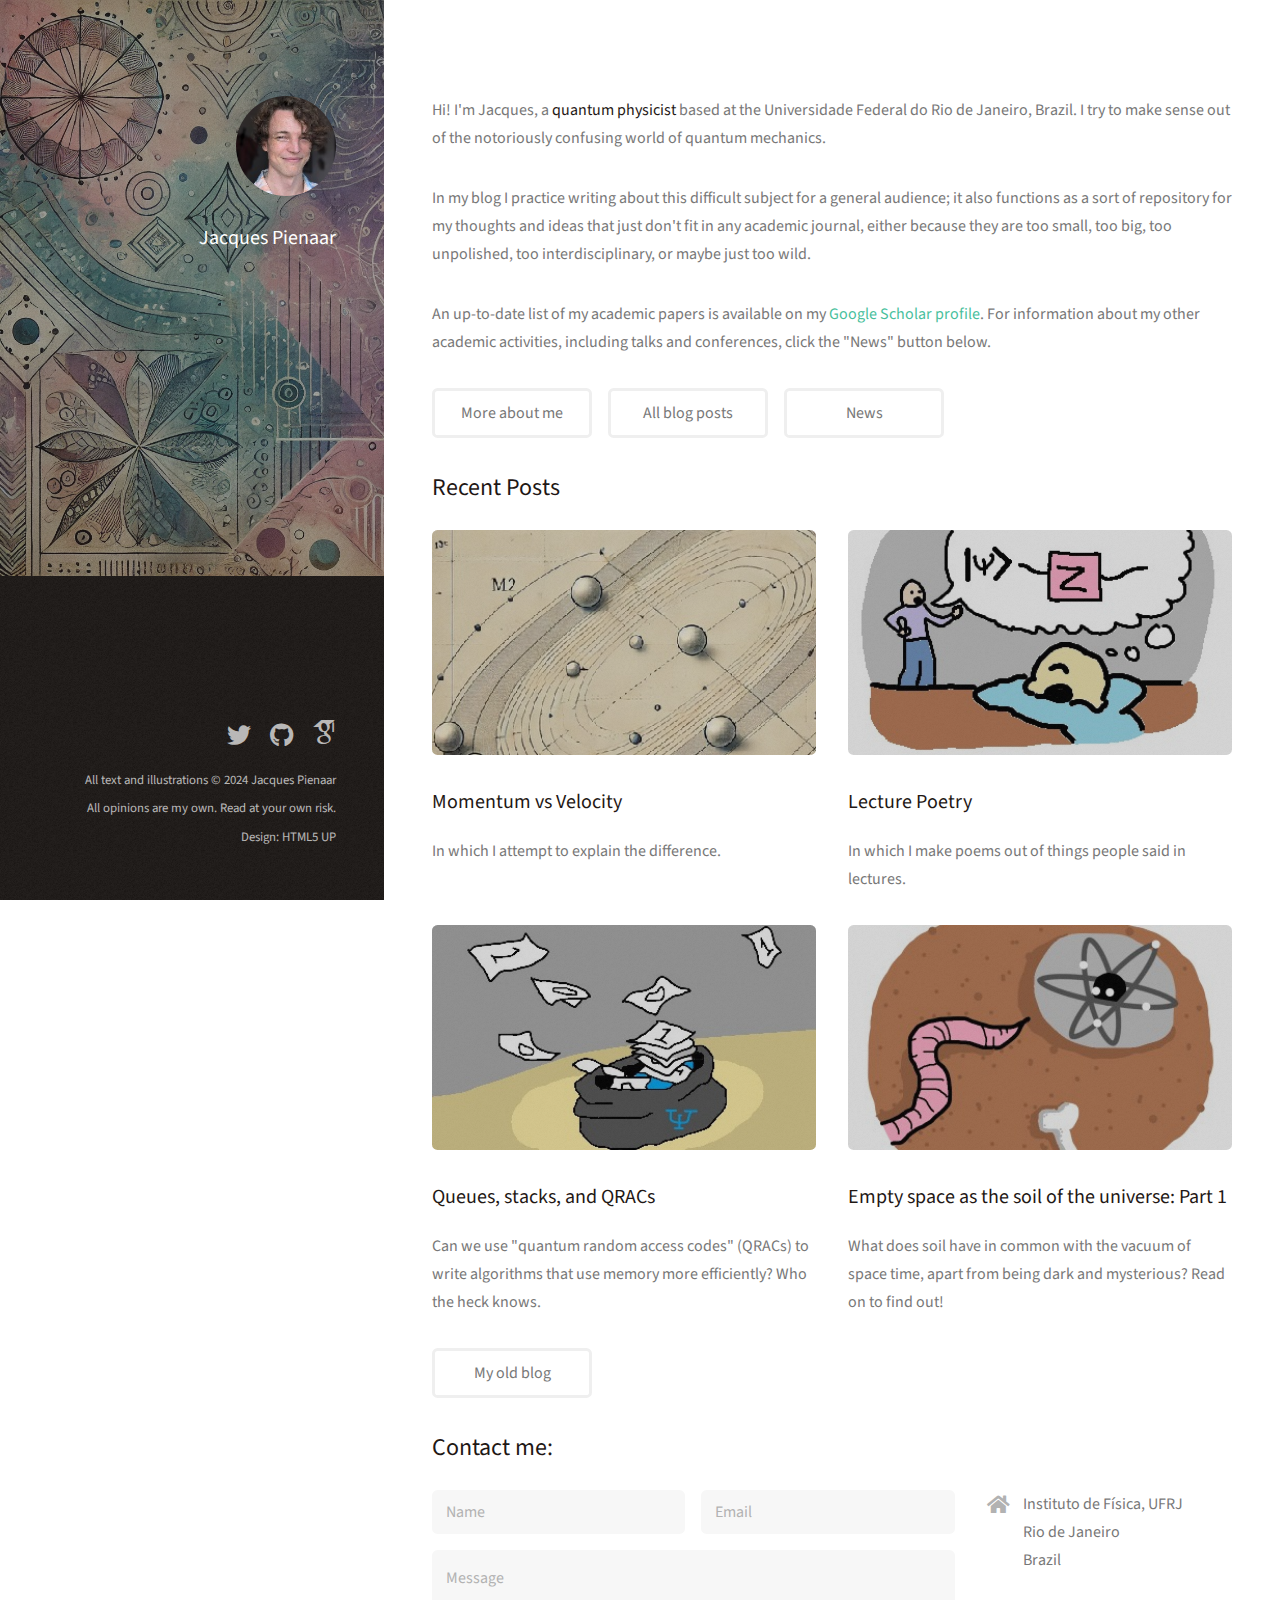
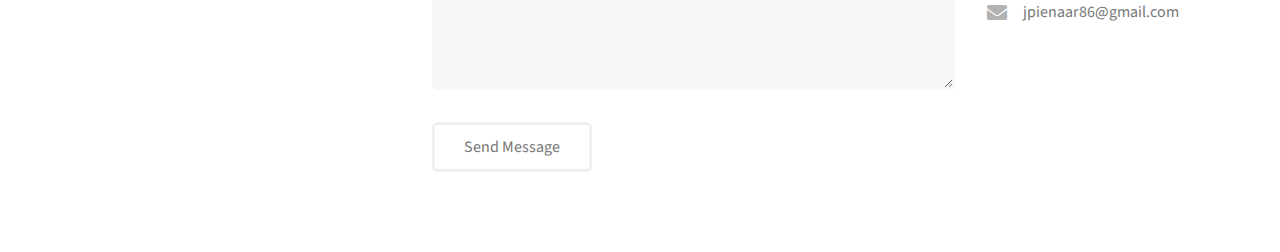
<file: index.html>
<!DOCTYPE HTML>
<!--
	Strata by HTML5 UP
	html5up.net | @ajlkn
	Free for personal and commercial use under the CCA 3.0 license (html5up.net/license)
-->
<html>
	<head>
		<title>Jacques Pienaar</title>
		<meta charset="utf-8" />
		<meta name="viewport" content="width=device-width, initial-scale=1, user-scalable=no" />
		<link rel="stylesheet" href="assets/css/main.css" />
		<link rel="stylesheet" href="assets/academicons/css/academicons.min.css"/>
	</head>
	<body class="is-preload">

		<!-- Header -->
			<header id="header">
				<div class="inner">
					<a href="#" class="image avatar"><img src="images/avatar.jpg" alt="" /></a>
					<h1><strong>Jacques Pienaar</strong>
					</h1>
				</div>
			</header>

		<!-- Main -->
			<div id="main">

				<!-- One -->
					<section id="one">
						<p>Hi! I'm Jacques, a <strong>quantum physicist</strong> based at the Universidade Federal do Rio de Janeiro, Brazil. I try to make sense out of the notoriously confusing world of quantum mechanics.
						</p>
						<p> In my blog I practice writing about this difficult subject for a general audience; it also functions as a sort of repository for my thoughts and ideas that just don't fit in any academic journal, either because they are too small, too big, too unpolished, too interdisciplinary, or maybe just too wild. 
						</p>
						<p>
						An up-to-date list of my academic papers is available on my <a href="https://scholar.google.com/citations?hl=en&user=pPk_LZQAAAAJ&view_op=list_works&sortby=pubdate">Google Scholar profile</a>. For information about my other academic activities, including talks and conferences, click the "News" button below.
						</p>
						<ul class="actions">
							<li><a href="about.html" class="button">More about me</a></li>
							<li><a href="allposts.html" class="button">All blog posts</a></li>
							<li><a href="news.html" class="button">News</a></li>
						</ul>
						

				<!-- Two -->
				    
					<section id="two">
						<h2>Recent Posts</h2>
						<div class="row">
							<article class="col-6 col-12-xsmall">
								<a href="post5.html" class="image fit thumb"><img src="images/thumbs/05.jpg" alt="" /></a>
								<h3>Momentum vs Velocity</h3>
								<p> In which I attempt to explain the difference. </p>
							</article>
							<article class="col-6 col-12-xsmall">
								<a href="post4.html" class="image fit thumb"><img src="images/thumbs/04.jpg" alt="" /></a>
								<h3>Lecture Poetry</h3>
								<p> In which I make poems out of things people said in lectures.</p>
							</article>
							<article class="col-6 col-12-xsmall">
								<a href="post3.html" class="image fit thumb"><img src="images/thumbs/03.jpg" alt="" /></a>
								<h3>Queues, stacks, and QRACs</h3>
								<p> Can we use "quantum random access codes" (QRACs) to write algorithms that use memory more efficiently? Who the heck knows.</p>
							</article>
							<article class="col-6 col-12-xsmall">
								<a href="post2.html" class="image fit thumb"><img src="images/thumbs/02.jpg" alt="" /></a>
								<h3>Empty space as the soil of the universe: Part 1</h3>
								<p>What does soil have in common with the vacuum of space time, apart from being dark and mysterious? Read on to find out! </p>
							</article>
							<!--
							<article class="col-6 col-12-xsmall work-item">
								<a href="images/fulls/02.jpg" class="image fit thumb"><img src="images/thumbs/02.jpg" alt="" /></a>
								<h3>Ultricies lacinia interdum</h3>
								<p>Lorem ipsum dolor sit amet nisl sed nullam feugiat.</p>
							</article>
							<article class="col-6 col-12-xsmall work-item">
								<a href="images/fulls/03.jpg" class="image fit thumb"><img src="images/thumbs/03.jpg" alt="" /></a>
								<h3>Tortor metus commodo</h3>
								<p>Lorem ipsum dolor sit amet nisl sed nullam feugiat.</p>
							</article>
							<article class="col-6 col-12-xsmall work-item">
								<a href="images/fulls/04.jpg" class="image fit thumb"><img src="images/thumbs/04.jpg" alt="" /></a>
								<h3>Quam neque phasellus</h3>
								<p>Lorem ipsum dolor sit amet nisl sed nullam feugiat.</p>
							</article>
							<article class="col-6 col-12-xsmall work-item">
								<a href="images/fulls/05.jpg" class="image fit thumb"><img src="images/thumbs/05.jpg" alt="" /></a>
								<h3>Nunc enim commodo aliquet</h3>
								<p>Lorem ipsum dolor sit amet nisl sed nullam feugiat.</p>
							</article>
							<article class="col-6 col-12-xsmall work-item">
								<a href="images/fulls/06.jpg" class="image fit thumb"><img src="images/thumbs/06.jpg" alt="" /></a>
								<h3>Risus ornare lacinia</h3>
								<p>Lorem ipsum dolor sit amet nisl sed nullam feugiat.</p>
							</article>
							-->
						</div>
						
						<ul class="actions">
							<li><a href="https://pienaarspace.wordpress.com/about/" class="button">My old blog</a></li>
						</ul>
					</section>

				<!-- Three -->
					<section id="three">
						<h2>Contact me:</h2>
						<div class="row">
							<div class="col-8 col-12-small">
								<form id="form_contact" method="post" action="https://formspree.io/mnqgykej">
									<div class="row gtr-uniform gtr-50">
										<div class="col-6 col-12-xsmall"><input type="text" name="name" id="name" placeholder="Name" maxlength=30 /></div>
										<div class="col-6 col-12-xsmall"><input type="email" name="replyto" id="email" placeholder="Email" /></div>
										<div class="col-12"><textarea name="message" id="message" placeholder="Message" rows="4"></textarea></div>
									</div>
								</form>
								<form method="post" >
								<ul class="actions">
									<li><input type="submit" form="form_contact" value="Send Message"/>
									</li>
								</ul>
								</form>
							</div>
							<div class="col-4 col-12-small">
								<ul class="labeled-icons">
									<li>
										<h3 class="icon solid fa-home"><span class="label">Work</span></h3>
										Instituto de Física, UFRJ <br />
										Rio de Janeiro <br />
										Brazil
									</li>
									<!-- 
									<li>
										<h3 class="icon solid fa-mobile-alt"><span class="label">Phone</span></h3>
										Rather not say.
									</li>
									-->
									<li>
										<h3 class="icon solid fa-envelope"><span class="label">Email</span></h3>
										<span style="unicode-bidi:bidi-override; direction: rtl;">moc.liamg@68raaneipj
										</span>
									</li>
								</ul>
							</div>
						</div>
					</section>
					
			</div>

		<!-- Footer -->
			<footer id="footer">
				<div class="inner">
					<ul class="icons">
						<li><a href="https://twitter.com/JPienaar86" class="icon brands fa-twitter"><span class="label">Twitter</span></a></li>
						<li><a href="https://github.com/jlpienaar" class="icon brands fa-github"><span class="label">Github</span></a></li>
						<li><a href="https://scholar.google.com/citations?user=pPk_LZQAAAAJ&hl=en" class="ai ai-google-scholar ai-2x"></a></li>
					</ul>
					<ul class="copyright">
						<li>All text and illustrations &copy; 2024 Jacques Pienaar</li>
						<li>All opinions are my own. Read at your own risk.</li>
						<li>Design: <a href="http://html5up.net">HTML5 UP</a></li>
					</ul>
				</div>
			</footer>

		<!-- Scripts -->
			<script src="assets/js/jquery.min.js"></script>
			<script src="assets/js/jquery.poptrox.min.js"></script>
			<script src="assets/js/browser.min.js"></script>
			<script src="assets/js/breakpoints.min.js"></script>
			<script src="assets/js/util.js"></script>
			<script src="assets/js/main.js"></script>

	</body>
</html>
</file>
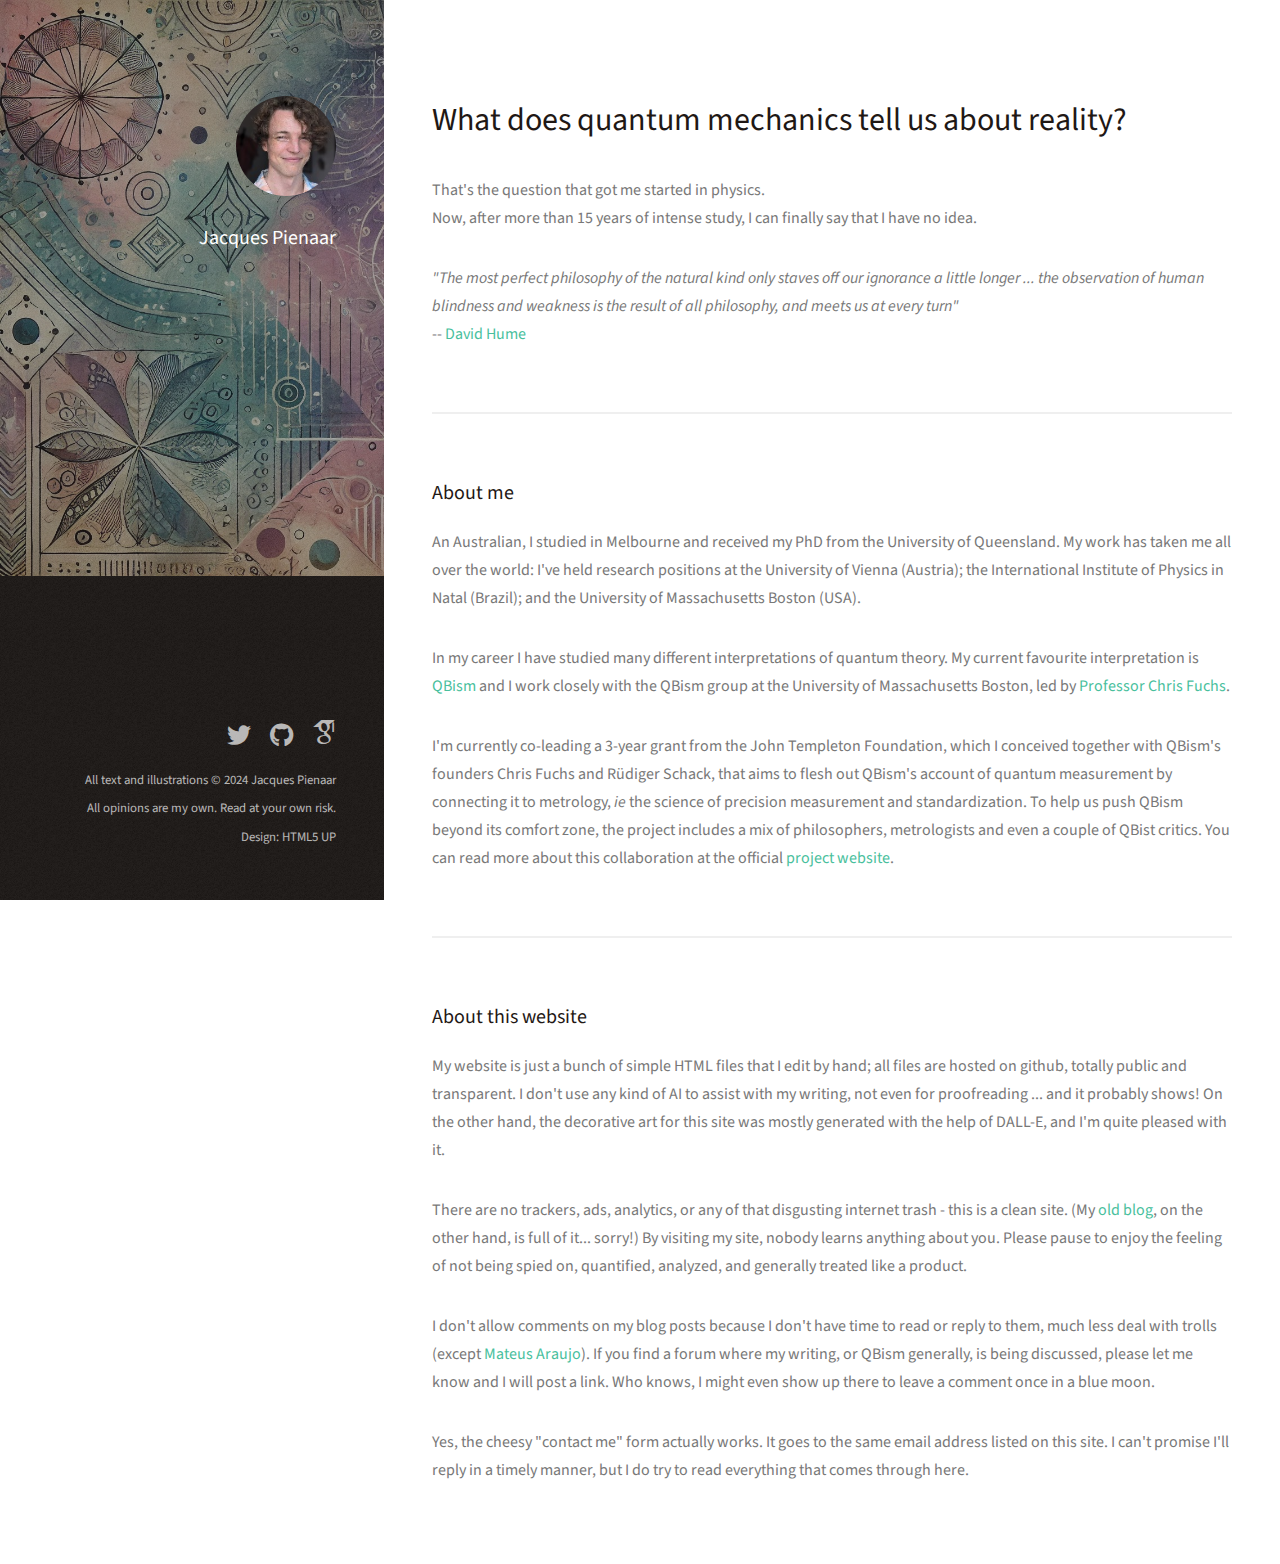
<file: about.html>
<!DOCTYPE HTML>
<!--
	Strata by HTML5 UP
	html5up.net | @ajlkn
	Free for personal and commercial use under the CCA 3.0 license (html5up.net/license)
-->
<html>
	<head>
		<title>Jacques Pienaar</title>
		<meta charset="utf-8" />
		<meta name="viewport" content="width=device-width, initial-scale=1, user-scalable=no" />
		<link rel="stylesheet" href="assets/css/main.css" />
		<link rel="stylesheet" href="assets/academicons/css/academicons.min.css"/>
	</head>
	<body class="is-preload">

		<!-- Header -->
			<header id="header">
				<div class="inner">
					<a href="index.html" class="image avatar"><img src="images/avatar.jpg" alt="" /></a>
					<h1><strong>Jacques Pienaar</strong>
					</h1>
				</div>
			</header>

		<!-- Main -->
			<div id="main">

				<!-- One -->
					<section id="one">
						<header class="major">
							<h2>What does quantum mechanics tell us about reality?</h2>
						</header>
						<p>That's the question that got me started in physics. <br />
						Now, after more than 15 years of intense study, I can finally say that I have no idea. 
						</p>
						<p>
						<i>"The most perfect philosophy of the natural kind only staves off our ignorance a little longer ... the observation of human blindness and weakness is the result of all philosophy, and meets us at every turn"</i><br />
						-- <a href="http://www.gutenberg.org/ebooks/9662">David Hume</a> 
						</p>
					</section>
				<!-- Two -->
					<section id="two">
						<header class="major">
							<h3>About me</h3>
						</header>
						<p> An Australian, I studied in Melbourne and received my PhD from the University of Queensland. My work has taken me all over the world: I've held research positions at the University of Vienna (Austria); the International Institute of Physics in Natal (Brazil); and the University of Massachusetts Boston (USA).   
						</p>
						<p>
						In my career I have studied many different interpretations of quantum theory. My current favourite interpretation is <a href="https://plato.stanford.edu/entries/quantum-bayesian/#QBis">QBism</a> and I work closely with the QBism group at the University of Massachusetts Boston, led by <a href="https://www.vox.com/23977853/christopher-fuchs-quantum-physics-qbism-quantum-bayesianism-future-perfect-50-2023">Professor Chris Fuchs</a>. 
						</p>
						<p>I'm currently co-leading a 3-year grant from the John Templeton Foundation, which I conceived together with QBism's founders Chris Fuchs and Rüdiger Schack, that aims to flesh out QBism's account of quantum measurement by connecting it to metrology, <i>ie</i> the science of precision measurement and standardization. To help us push QBism beyond its comfort zone, the project includes a mix of philosophers, metrologists and even a couple of QBist critics. You can read more about this collaboration at the official <a href="https://www.qbism-parameter.org/">project website</a>.
						</p>
					</section>
				<!-- Three -->
					<section id="three">
						<header class="major">
							<h3>About this website</h3>
						</header>	
						<p>
						My website is just a bunch of simple HTML files that I edit by hand; all files are hosted on github, totally public and transparent. I don't use any kind of AI to assist with my writing, not even for proofreading ... and it probably shows! On the other hand, the decorative art for this site was mostly generated with the help of DALL-E, and I'm quite pleased with it.
						</p>
						<p>
						There are no trackers, ads, analytics, or any of that disgusting internet trash - this is a clean site. (My <a href="https://pienaarspace.wordpress.com/about/">old blog</a>, on the other hand, is full of it... sorry!) By visiting my site, nobody learns anything about you. Please pause to enjoy the feeling of not being spied on, quantified, analyzed, and generally treated like a product.  
						</p>
						<p>
						I don't allow comments on my blog posts because I don't have time to read or reply to them, much less deal with trolls (except <a href="https://mateusaraujo.info/2020/10/01/why-qbism-is-completely-empty/" >Mateus Araujo</a>). If you find a forum where my writing, or QBism generally, is being discussed, please let me know and I will post a link. Who knows, I might even show up there to leave a comment once in a blue moon.
						</p>
						<p>
						Yes, the cheesy "contact me" form actually works. It goes to the same email address listed on this site. I can't promise I'll reply in a timely manner, but I do try to read everything that comes through here. 
						</p>
					</section>					
			</div>

		<!-- Footer -->
			<footer id="footer">
				<div class="inner">
					<ul class="icons">
						<li><a href="https://twitter.com/JPienaar86" class="icon brands fa-twitter"><span class="label">Twitter</span></a></li>
						<li><a href="https://github.com/jlpienaar" class="icon brands fa-github"><span class="label">Github</span></a></li>
						<li><a href="https://scholar.google.com/citations?user=pPk_LZQAAAAJ&hl=en" class="ai ai-google-scholar ai-2x"></a></li>
					</ul>
					<ul class="copyright">
						<li>All text and illustrations &copy; 2024 Jacques Pienaar</li>
						<li>All opinions are my own. Read at your own risk.</li>
						<li>Design: <a href="http://html5up.net">HTML5 UP</a></li>
					</ul>
				</div>
			</footer>

		<!-- Scripts -->
			<script src="assets/js/jquery.min.js"></script>
			<script src="assets/js/jquery.poptrox.min.js"></script>
			<script src="assets/js/browser.min.js"></script>
			<script src="assets/js/breakpoints.min.js"></script>
			<script src="assets/js/util.js"></script>
			<script src="assets/js/main.js"></script>

	</body>
</html>
</file>
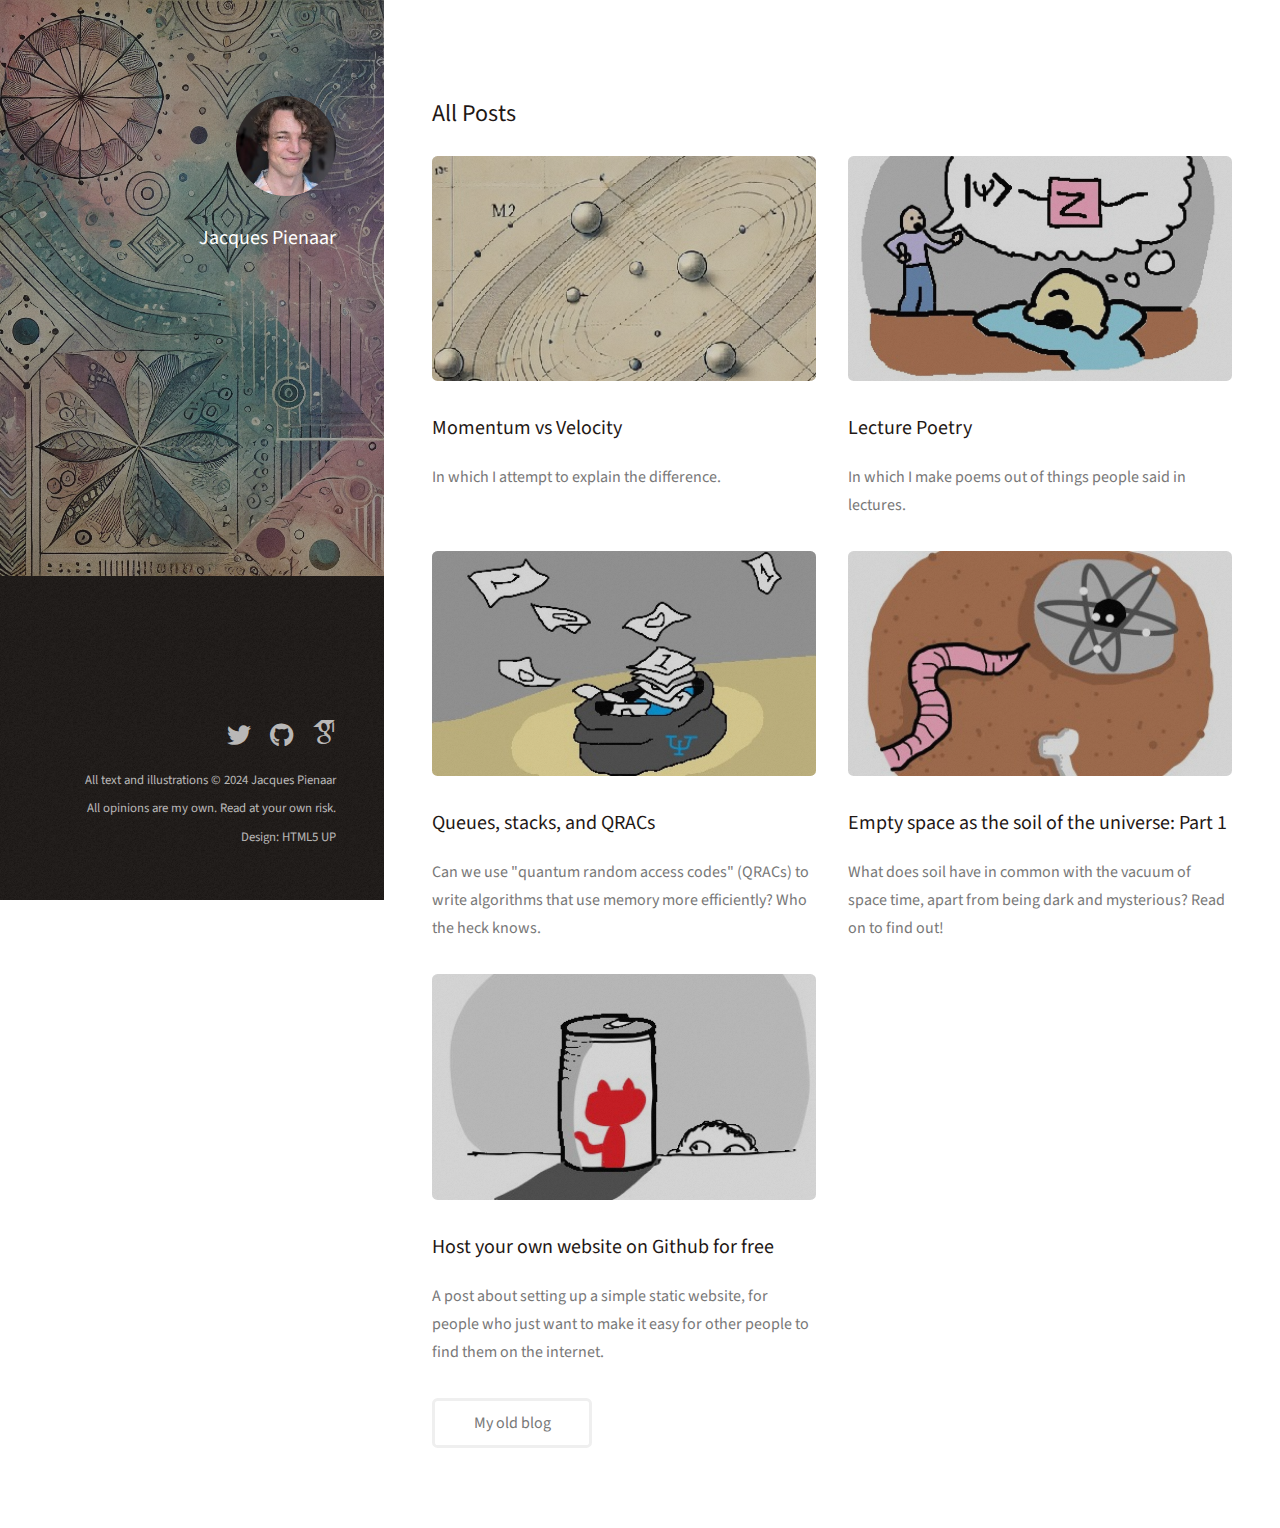
<file: allposts.html>
<!DOCTYPE HTML>
<!--
	Strata by HTML5 UP
	html5up.net | @ajlkn
	Free for personal and commercial use under the CCA 3.0 license (html5up.net/license)
-->
<html>
	<head>
		<title>Jacques Pienaar</title>
		<meta charset="utf-8" />
		<meta name="viewport" content="width=device-width, initial-scale=1, user-scalable=no" />
		<link rel="stylesheet" href="assets/css/main.css" />
		<link rel="stylesheet" href="assets/academicons/css/academicons.min.css"/>
	</head>
	<body class="is-preload">

		<!-- Header -->
			<header id="header">
				<div class="inner">
					<a href="index.html" class="image avatar"><img src="images/avatar.jpg" alt="" /></a>
					<h1><strong>Jacques Pienaar</strong>
					</h1>
				</div>
			</header>

		<!-- Main -->
			<div id="main">
				<!-- One -->
					<section id="one">
						<h2>All Posts</h2>
						<div class="row">
							<article class="col-6 col-12-xsmall">
								<a href="post5.html" class="image fit thumb"><img src="images/thumbs/05.jpg" alt="" /></a>
								<h3>Momentum vs Velocity</h3>
								<p> In which I attempt to explain the difference. </p>
							</article>
							<article class="col-6 col-12-xsmall">
								<a href="post4.html" class="image fit thumb"><img src="images/thumbs/04.jpg" alt="" /></a>
								<h3>Lecture Poetry</h3>
								<p> In which I make poems out of things people said in lectures.</p>
							</article>
							<article class="col-6 col-12-xsmall">
								<a href="post3.html" class="image fit thumb"><img src="images/thumbs/03.jpg" alt="" /></a>
								<h3>Queues, stacks, and QRACs</h3>
								<p> Can we use "quantum random access codes" (QRACs) to write algorithms that use memory more efficiently? Who the heck knows.</p>
							</article>
							<article class="col-6 col-12-xsmall">
								<a href="post2.html" class="image fit thumb"><img src="images/thumbs/02.jpg" alt="" /></a>
								<h3>Empty space as the soil of the universe: Part 1</h3>
								<p>What does soil have in common with the vacuum of space time, apart from being dark and mysterious? Read on to find out! </p>
							</article>
							<article class="col-6 col-12-xsmall">
								<a href="post1.html" class="image fit thumb"><img src="images/thumbs/01.jpg" alt="" /></a>
								<h3>Host your own website on Github for free</h3>
								<p>A post about setting up a simple static website, for people who just want to make it easy for other people to find them on the internet.</p>
							</article>
							<!--
							<article class="col-6 col-12-xsmall work-item">
								<a href="images/fulls/02.jpg" class="image fit thumb"><img src="images/thumbs/02.jpg" alt="" /></a>
								<h3>Ultricies lacinia interdum</h3>
								<p>Lorem ipsum dolor sit amet nisl sed nullam feugiat.</p>
							</article>
							<article class="col-6 col-12-xsmall work-item">
								<a href="images/fulls/03.jpg" class="image fit thumb"><img src="images/thumbs/03.jpg" alt="" /></a>
								<h3>Tortor metus commodo</h3>
								<p>Lorem ipsum dolor sit amet nisl sed nullam feugiat.</p>
							</article>
							<article class="col-6 col-12-xsmall work-item">
								<a href="images/fulls/04.jpg" class="image fit thumb"><img src="images/thumbs/04.jpg" alt="" /></a>
								<h3>Quam neque phasellus</h3>
								<p>Lorem ipsum dolor sit amet nisl sed nullam feugiat.</p>
							</article>
							<article class="col-6 col-12-xsmall work-item">
								<a href="images/fulls/05.jpg" class="image fit thumb"><img src="images/thumbs/05.jpg" alt="" /></a>
								<h3>Nunc enim commodo aliquet</h3>
								<p>Lorem ipsum dolor sit amet nisl sed nullam feugiat.</p>
							</article>
							<article class="col-6 col-12-xsmall work-item">
								<a href="images/fulls/06.jpg" class="image fit thumb"><img src="images/thumbs/06.jpg" alt="" /></a>
								<h3>Risus ornare lacinia</h3>
								<p>Lorem ipsum dolor sit amet nisl sed nullam feugiat.</p>
							</article>
							-->
						</div>
						
						<ul class="actions">
							<li><a href="https://pienaarspace.wordpress.com/about/" class="button">My old blog</a></li>
						</ul>
					</section>
					
			</div>

		<!-- Footer -->
			<footer id="footer">
				<div class="inner">
					<ul class="icons">
						<li><a href="https://twitter.com/JPienaar86" class="icon brands fa-twitter"><span class="label">Twitter</span></a></li>
						<li><a href="https://github.com/jlpienaar" class="icon brands fa-github"><span class="label">Github</span></a></li>
						<li><a href="https://scholar.google.com/citations?user=pPk_LZQAAAAJ&hl=en" class="ai ai-google-scholar ai-2x"></a></li>
					</ul>
					<ul class="copyright">
						<li>All text and illustrations &copy; 2024 Jacques Pienaar</li>
						<li>All opinions are my own. Read at your own risk.</li>
						<li>Design: <a href="http://html5up.net">HTML5 UP</a></li>
					</ul>
				</div>
			</footer>

		<!-- Scripts -->
			<script src="assets/js/jquery.min.js"></script>
			<script src="assets/js/jquery.poptrox.min.js"></script>
			<script src="assets/js/browser.min.js"></script>
			<script src="assets/js/breakpoints.min.js"></script>
			<script src="assets/js/util.js"></script>
			<script src="assets/js/main.js"></script>

	</body>
</html>
</file>
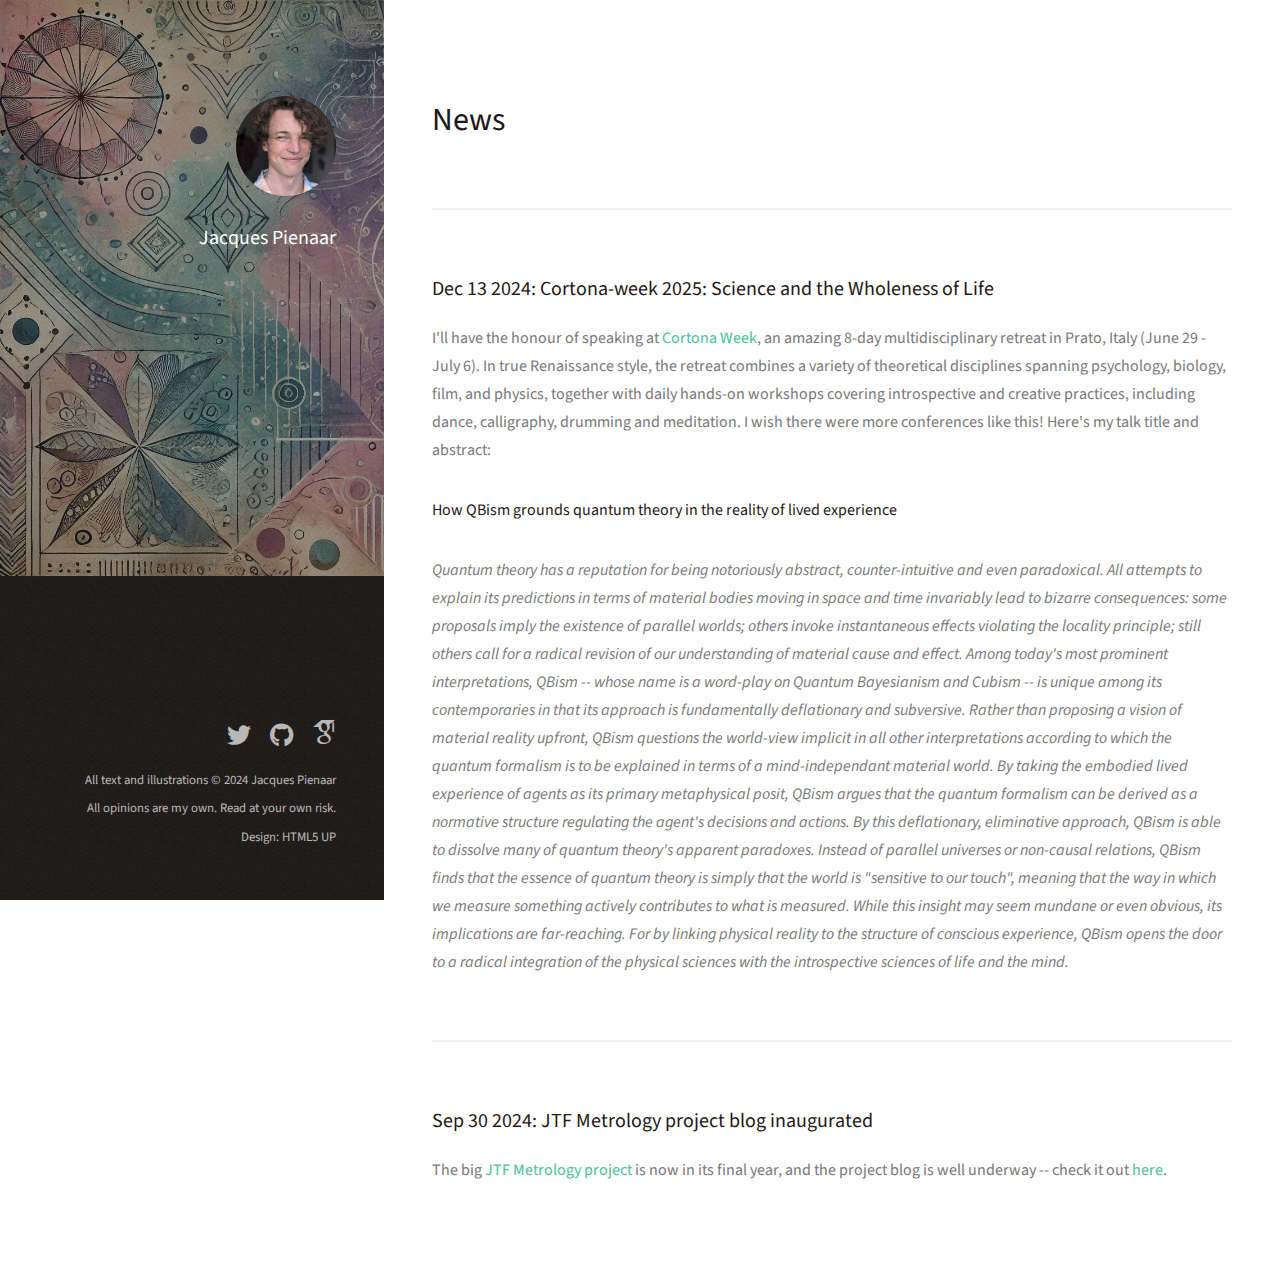
<file: news.html>
<!DOCTYPE HTML>
<!--
	Strata by HTML5 UP
	html5up.net | @ajlkn
	Free for personal and commercial use under the CCA 3.0 license (html5up.net/license)
-->
<html>
	<head>
		<title>Jacques Pienaar</title>
		<meta charset="utf-8" />
		<meta name="viewport" content="width=device-width, initial-scale=1, user-scalable=no" />
		<link rel="stylesheet" href="assets/css/main.css" />
		<link rel="stylesheet" href="assets/academicons/css/academicons.min.css"/>
	</head>
	<body class="is-preload">

		<!-- Header -->
			<header id="header">
				<div class="inner">
					<a href="index.html" class="image avatar"><img src="images/avatar.jpg" alt="" /></a>
					<h1><strong>Jacques Pienaar</strong>
					</h1>
				</div>
			</header>

		<!-- Main -->
			<div id="main">

				<!-- One -->
					<section id="one">
						<header class="major">
							<h2>News</h2>
						</header>
					</section>
				<!-- Two -->
					<section id="two">
						<header class="major">
							<h3>Dec 13 2024: Cortona-week 2025: Science and the Wholeness of Life</h3>
						</header>
						<p>
						I'll have the honour of speaking at <a href="https://cortonafriends.org/cortona-week/">Cortona Week</a>, an amazing 8-day multidisciplinary retreat in Prato, Italy (June 29 - July 6). In true Renaissance style, the retreat combines a variety of theoretical disciplines spanning psychology, biology, film, and physics, together with daily hands-on workshops covering introspective and creative practices, including dance, calligraphy, drumming and meditation. I wish there were more conferences like this! Here's my talk title and abstract:
						</p>
						<p>
						<strong>How QBism grounds quantum theory in the reality of lived experience</strong>
						</p>
						<p>
						<i>Quantum theory has a reputation for being notoriously abstract, counter-intuitive and even paradoxical. All attempts to explain its predictions in terms of material bodies moving in space and time invariably lead to bizarre consequences: some proposals imply the existence of parallel worlds; others invoke instantaneous effects violating the locality principle; still others call for a radical revision of our understanding of material cause and effect. Among today's most prominent interpretations, QBism -- whose name is a word-play on Quantum Bayesianism and Cubism -- is unique among its contemporaries in that its approach is fundamentally deflationary and subversive. Rather than proposing a vision of material reality upfront, QBism questions the world-view implicit in all other interpretations according to which the quantum formalism is to be explained in terms of a mind-independant material world. By taking the embodied lived experience of agents as its primary metaphysical posit, QBism argues that the quantum formalism can be derived as a normative structure regulating the agent's decisions and actions. By this deflationary, eliminative approach, QBism is able to dissolve many of quantum theory's apparent paradoxes. Instead of parallel universes or non-causal relations, QBism finds that the essence of quantum theory is simply that the world is "sensitive to our touch", meaning that the way in which we measure something actively contributes to what is measured. While this insight may seem mundane or even obvious, its implications are far-reaching. For by linking physical reality to the structure of conscious experience, QBism opens the door to a radical integration of the physical sciences with the introspective sciences of life and the mind.</i>
						</p>
					</section>	
					<section id="three">
						<header class="major">
							<h3>Sep 30 2024: JTF Metrology project blog inaugurated</h3>
						</header>
						<p>
						The big <a href="https://www.qbism-parameter.org">JTF Metrology project</a> is now in its final year, and the project blog is well underway -- check it out <a href="https://www.qbism-parameter.org/blog">here</a>. 
						</p>
					</section>	
			</div>

		<!-- Footer -->
			<footer id="footer">
				<div class="inner">
					<ul class="icons">
						<li><a href="https://twitter.com/JPienaar86" class="icon brands fa-twitter"><span class="label">Twitter</span></a></li>
						<li><a href="https://github.com/jlpienaar" class="icon brands fa-github"><span class="label">Github</span></a></li>
						<li><a href="https://scholar.google.com/citations?user=pPk_LZQAAAAJ&hl=en" class="ai ai-google-scholar ai-2x"></a></li>
					</ul>
					<ul class="copyright">
						<li>All text and illustrations &copy; 2024 Jacques Pienaar</li>
						<li>All opinions are my own. Read at your own risk.</li>
						<li>Design: <a href="http://html5up.net">HTML5 UP</a></li>
					</ul>
				</div>
			</footer>

		<!-- Scripts -->
			<script src="assets/js/jquery.min.js"></script>
			<script src="assets/js/jquery.poptrox.min.js"></script>
			<script src="assets/js/browser.min.js"></script>
			<script src="assets/js/breakpoints.min.js"></script>
			<script src="assets/js/util.js"></script>
			<script src="assets/js/main.js"></script>

	</body>
</html>
</file>
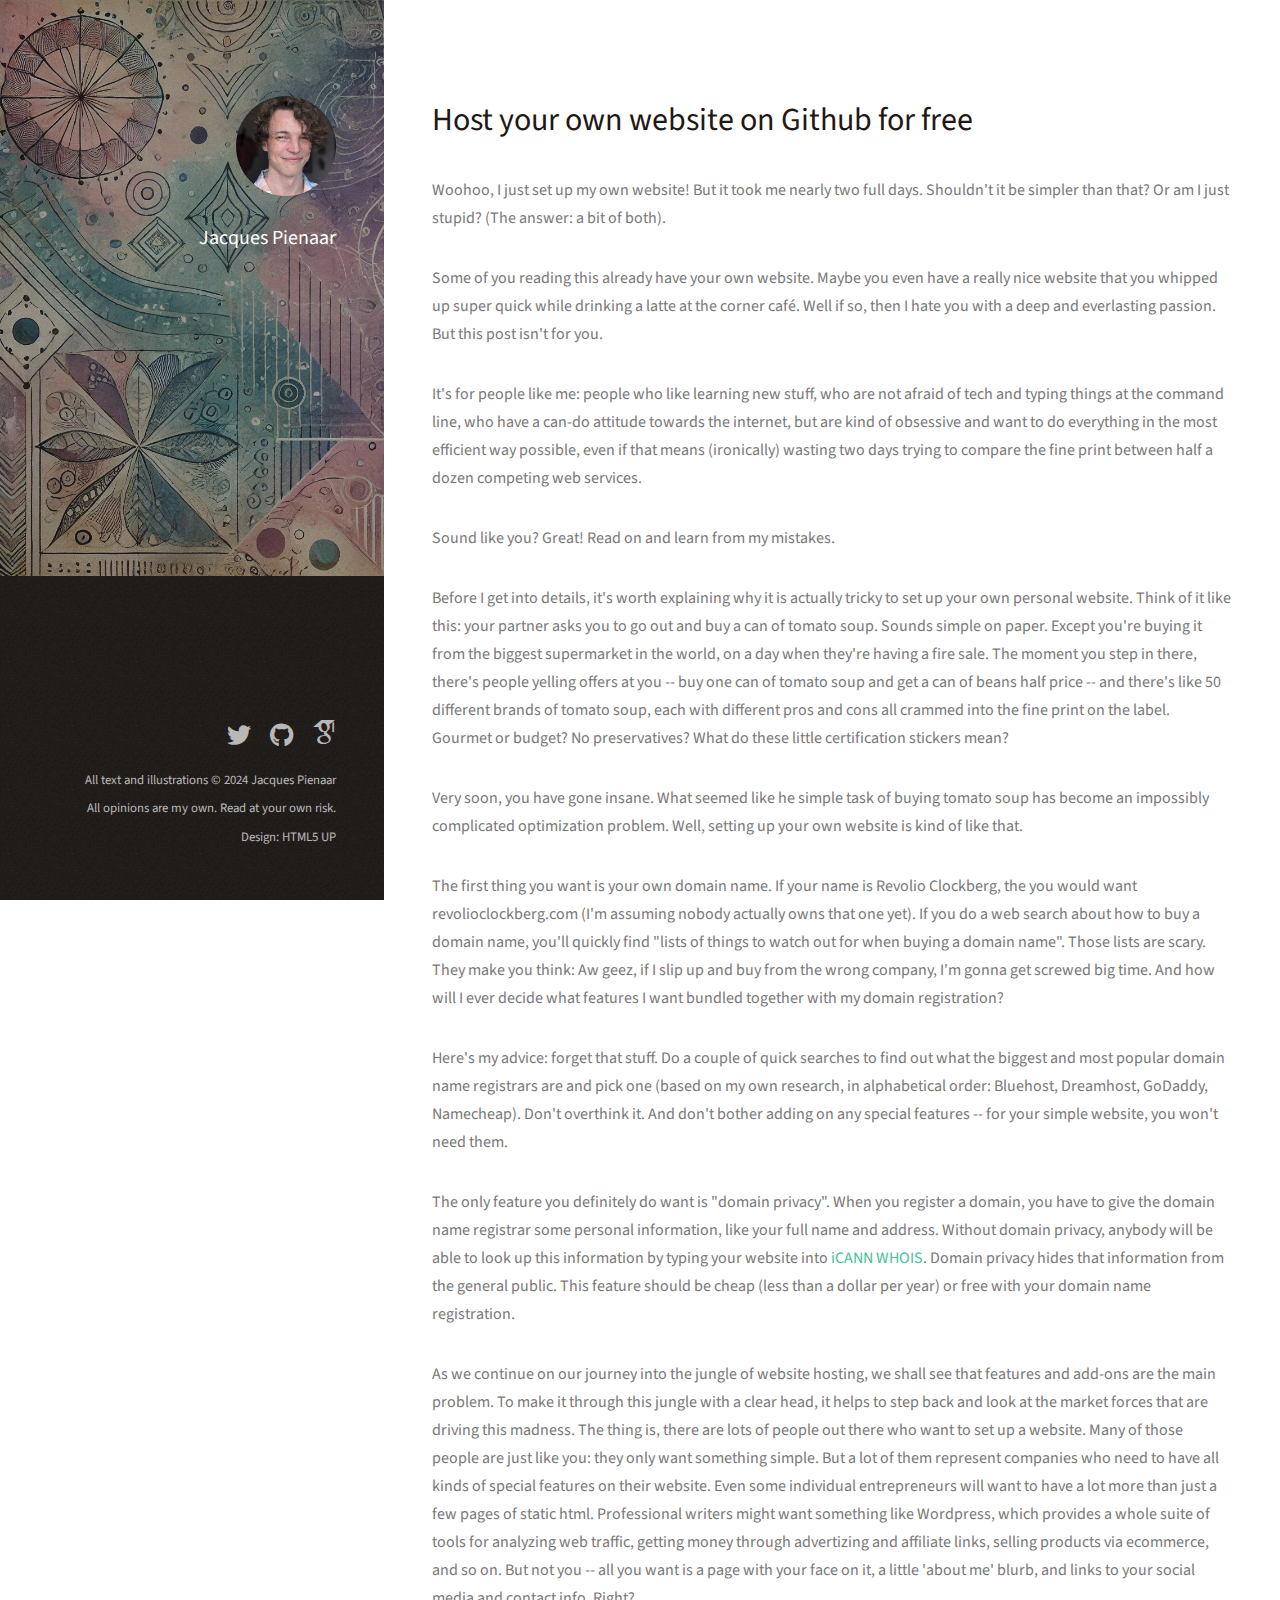
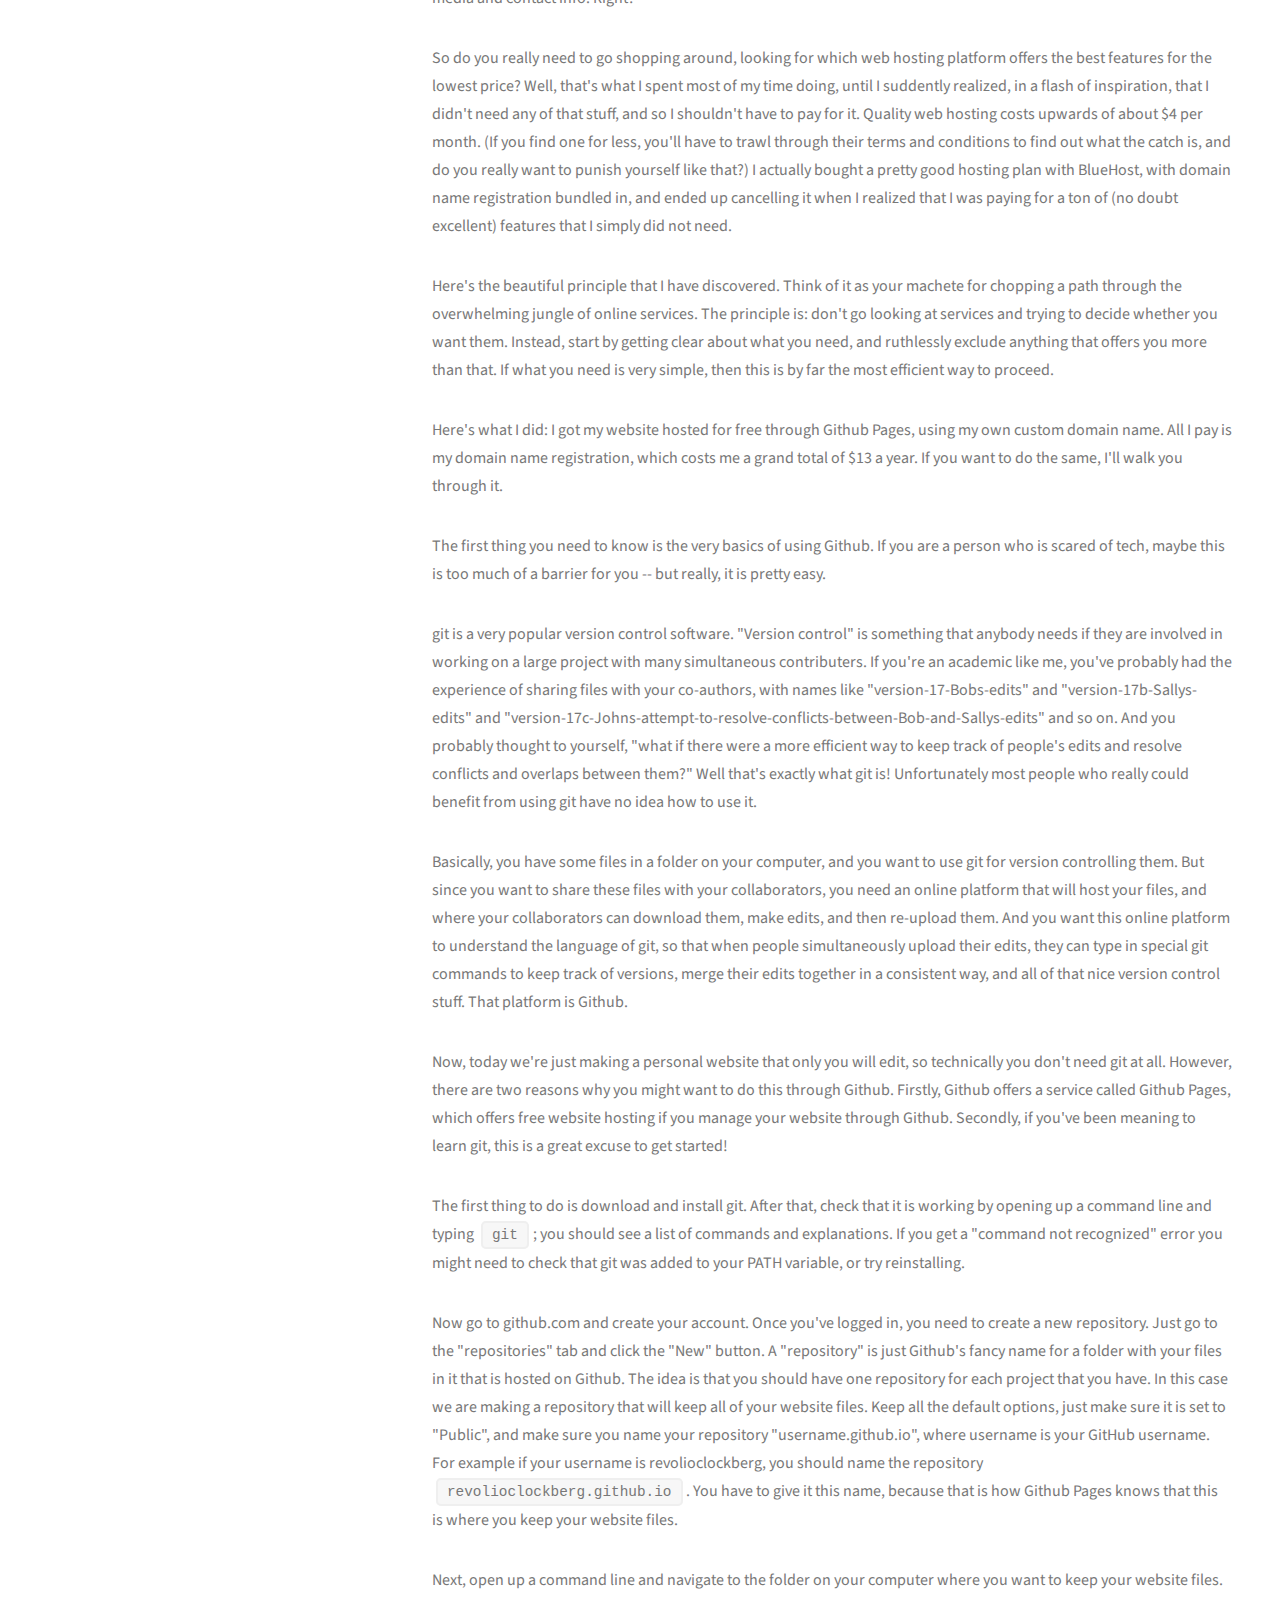
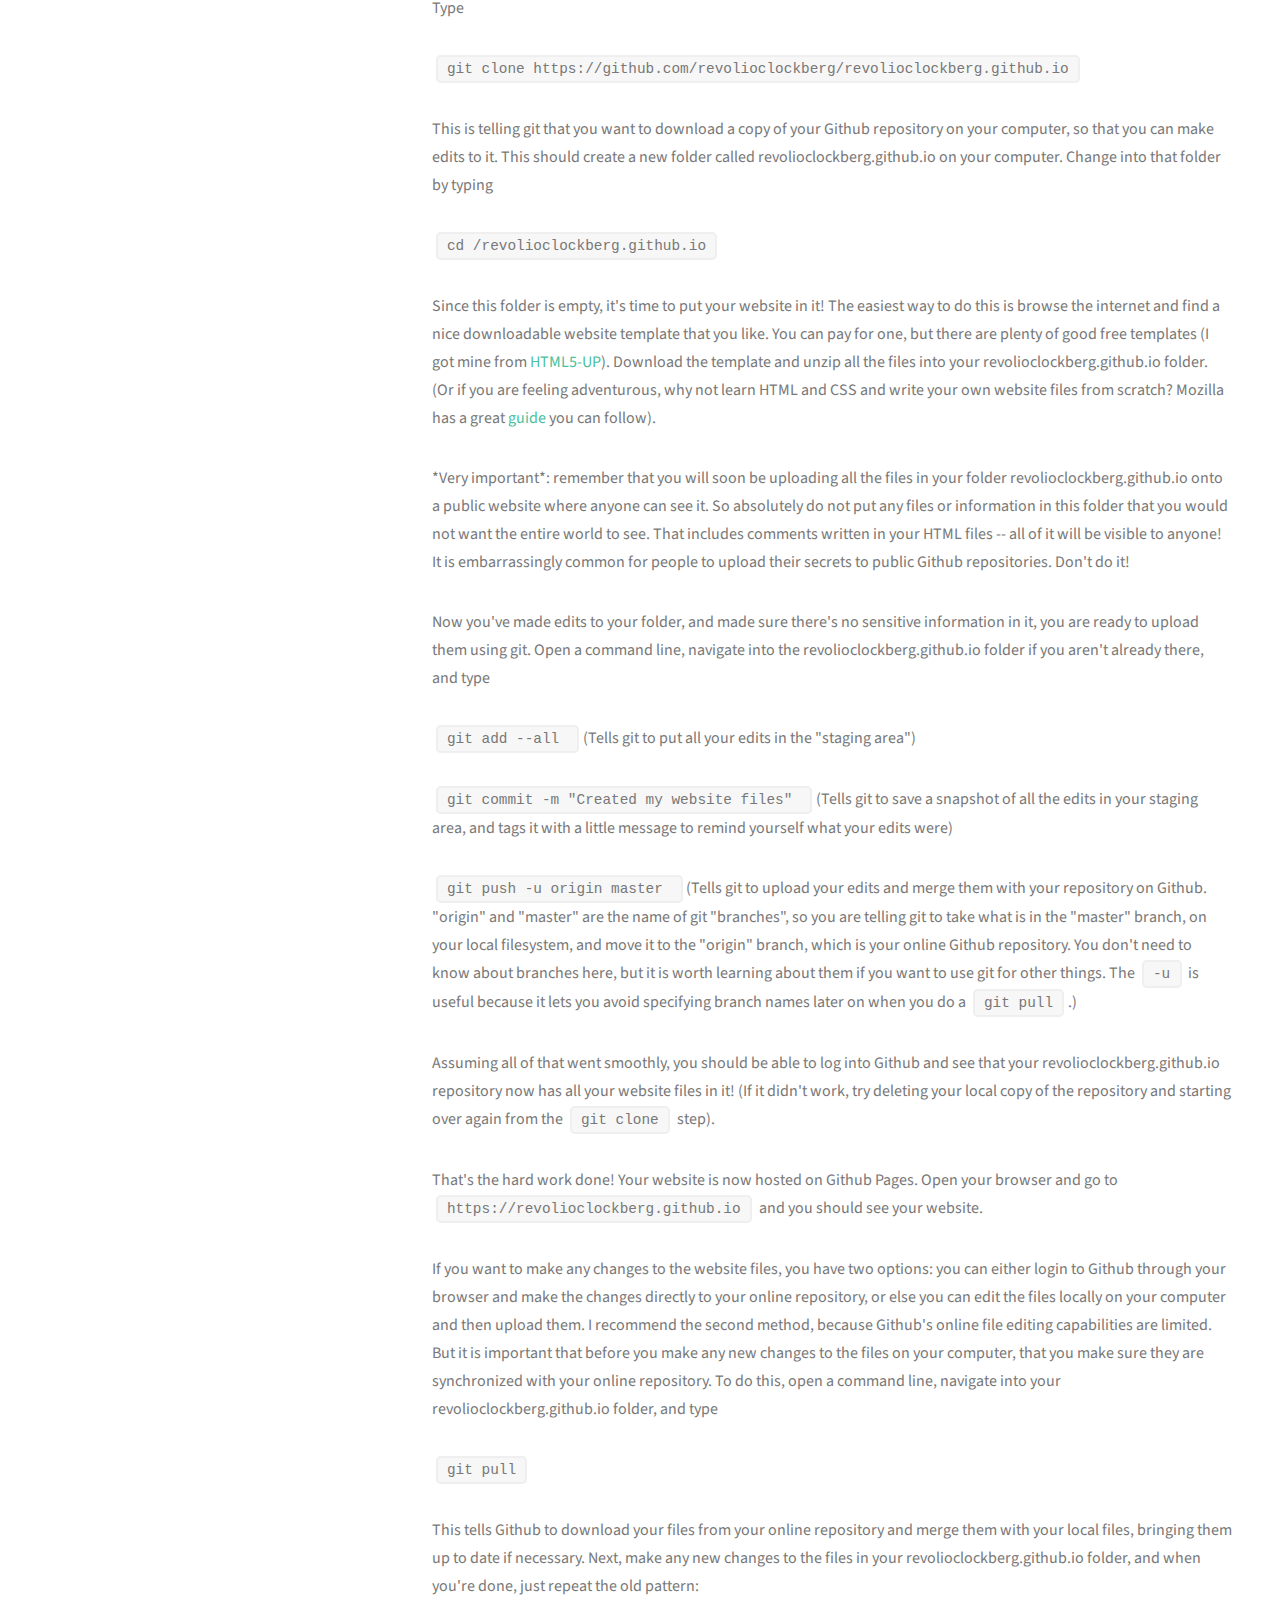
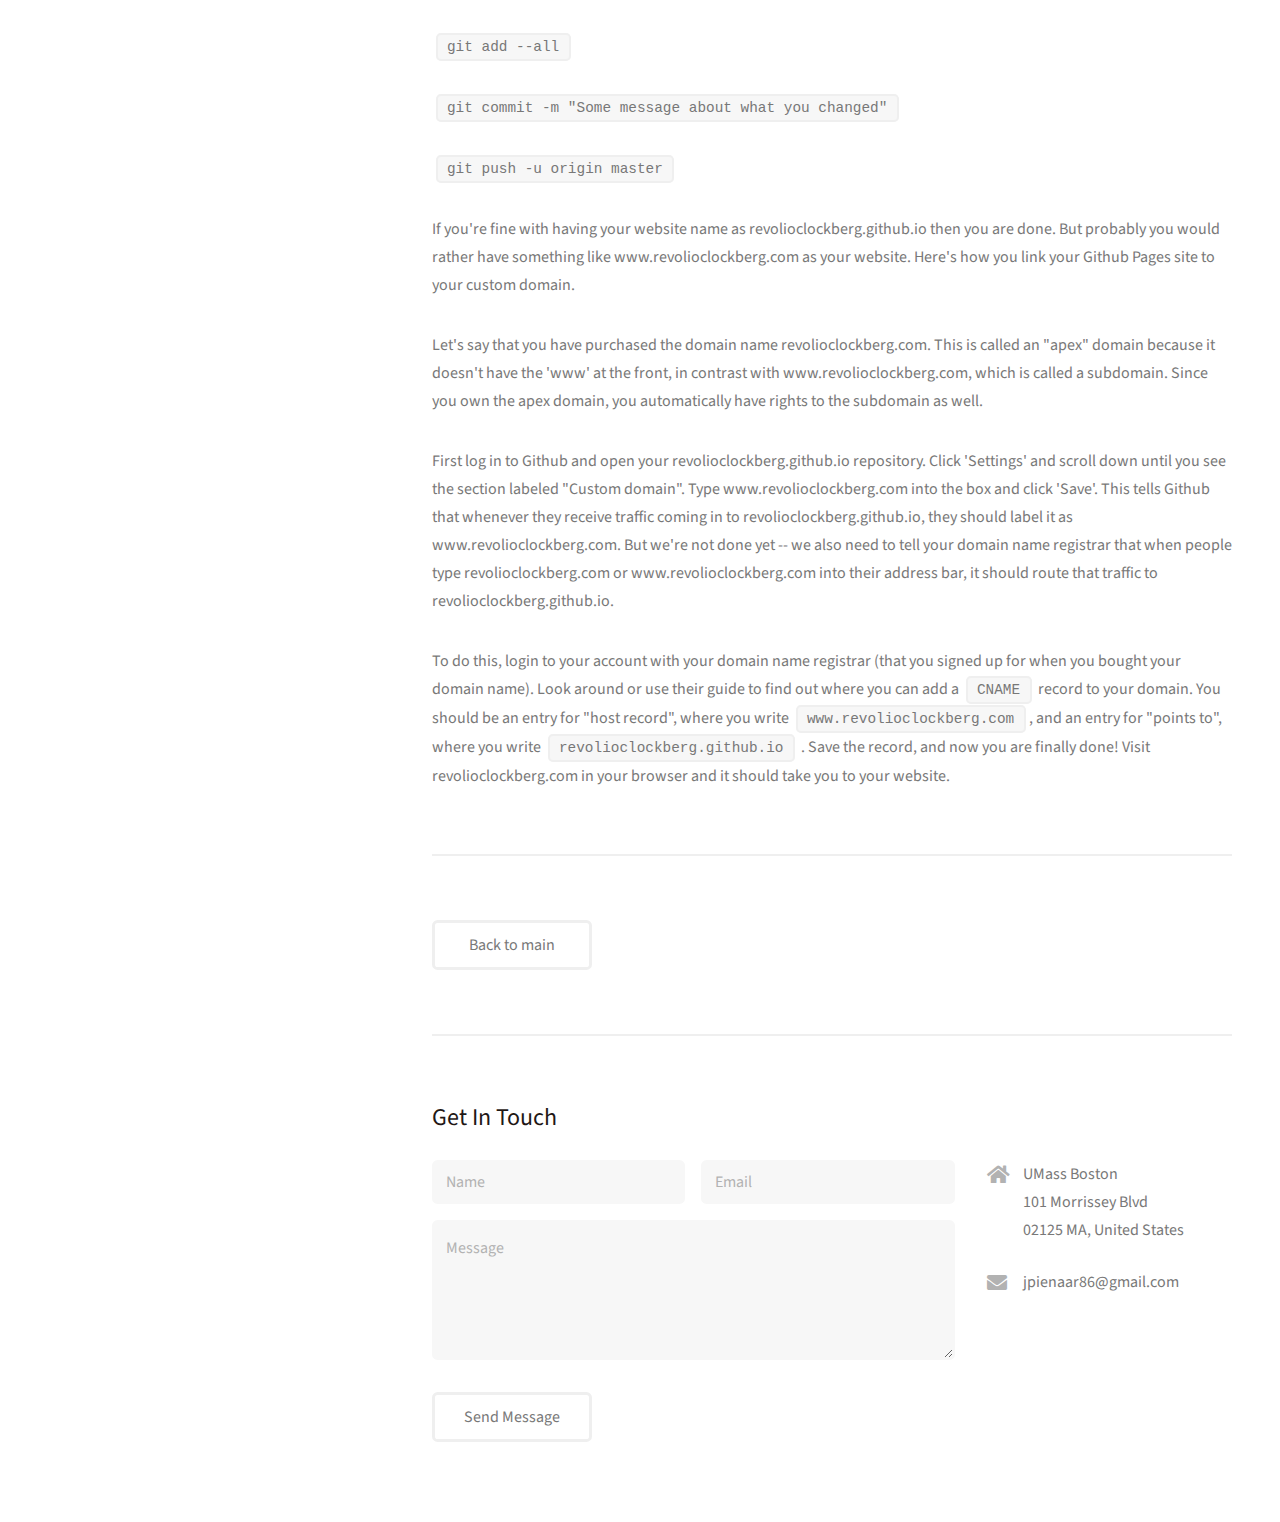
<file: post1.html>
<!DOCTYPE HTML>
<!--
	Strata by HTML5 UP
	html5up.net | @ajlkn
	Free for personal and commercial use under the CCA 3.0 license (html5up.net/license)
-->
<html>
	<head>
		<title>Jacques Pienaar</title>
		<meta charset="utf-8" />
		<meta name="viewport" content="width=device-width, initial-scale=1, user-scalable=no" />
		<link rel="stylesheet" href="assets/css/main.css" />
		<link rel="stylesheet" href="assets/academicons/css/academicons.min.css"/>
	</head>
	<body class="is-preload">

		<!-- Header -->
			<header id="header">
				<div class="inner">
					<a href="index.html" class="image avatar"><img src="images/avatar.jpg" alt="" /></a>
					<h1><strong>Jacques Pienaar</strong>
					</h1>
				</div>
			</header>

		<!-- Main -->
			<div id="main">

				<!-- One -->
					<section id="one">
						<header class="major">
							<h2>Host your own website on Github for free</h2>
						</header>
						<p> Woohoo, I just set up my own website! But it took me nearly two full days. Shouldn't it be simpler than that? Or am I just stupid? (The answer: a bit of both).
						</p>
						<p>
						Some of you reading this already have your own website. Maybe you even have a really nice website that you whipped up super quick while drinking a latte at the corner café. Well if so, then I hate you with a deep and everlasting passion. But this post isn't for you.  
						</p>
						<p>
						It's for people like me: people who like learning new stuff, who are not afraid of tech and typing things at the command line, who have a can-do attitude towards the internet, but are kind of obsessive and want to do everything in the most efficient way possible, even if that means (ironically) wasting two days trying to compare the fine print between half a dozen competing web services. 
						</p>
						<p>
						Sound like you? Great! Read on and learn from my mistakes.
						</p>
						<p>
						Before I get into details, it's worth explaining why it is actually tricky to set up your own personal website. Think of it like this: your partner asks you to go out and buy a can of tomato soup. Sounds simple on paper. Except you're buying it from the biggest supermarket in the world, on a day when they're having a fire sale. The moment you step in there, there's people yelling offers at you -- buy one can of tomato soup and get a can of beans half price -- and there's like 50 different brands of tomato soup, each with different pros and cons all crammed into the fine print on the label. Gourmet or budget? No preservatives? What do these little certification stickers mean?
						</p>
						<p>
						Very soon, you have gone insane. What seemed like he simple task of buying tomato soup has become an impossibly complicated optimization problem. Well, setting up your own website is kind of like that. 
						</p>
						<p>
						The first thing you want is your own domain name. If your name is Revolio Clockberg, the you would want revolioclockberg.com (I'm assuming nobody actually owns that one yet). If you do a web search about how to buy a domain name, you'll quickly find "lists of things to watch out for when buying a domain name". Those lists are scary. They make you think: Aw geez, if I slip up and buy from the wrong company, I'm gonna get screwed big time. And how will I ever decide what features I want bundled together with my domain registration?
						</p>
						<p>
						Here's my advice: forget that stuff. Do a couple of quick searches to find out what the biggest and most popular domain name registrars are and pick one (based on my own research, in alphabetical order: Bluehost, Dreamhost, GoDaddy, Namecheap). Don't overthink it. And don't bother adding on any special features -- for your simple website, you won't need them. 
						</p>
						<p>
						The only feature you definitely do want is "domain privacy". When you register a domain, you have to give the domain name registrar some personal information, like your full name and address. Without domain privacy, anybody will be able to look up this information by typing your website into <a href="https://lookup.icann.org/">iCANN WHOIS</a>. Domain privacy hides that information from the general public. This feature should be cheap (less than a dollar per year) or free with your domain name registration.
						</p>
						<p>
						As we continue on our journey into the jungle of website hosting, we shall see that features and add-ons are the main problem. To make it through this jungle with a clear head, it helps to step back and look at the market forces that are driving this madness. The thing is, there are lots of people out there who want to set up a website. Many of those people are just like you: they only want something simple. But a lot of them represent companies who need to have all kinds of special features on their website. Even some individual entrepreneurs will want to have a lot more than just a few pages of static html. Professional writers might want something like Wordpress, which provides a whole suite of tools for analyzing web traffic, getting money through advertizing and affiliate links, selling products via ecommerce, and so on. But not you -- all you want is a page with your face on it, a little 'about me' blurb, and links to your social media and contact info. Right? 
						</p>
						<p>
						So do you really need to go shopping around, looking for which web hosting platform offers the best features for the lowest price? Well, that's what I spent most of my time doing, until I suddently realized, in a flash of inspiration, that I didn't need any of that stuff, and so I shouldn't have to pay for it. Quality web hosting costs upwards of about $4 per month. (If you find one for less, you'll have to trawl through their terms and conditions to find out what the catch is, and do you really want to punish yourself like that?) I actually bought a pretty good hosting plan with BlueHost, with domain name registration bundled in, and ended up cancelling it when I realized that I was paying for a ton of (no doubt excellent) features that I simply did not need. 
						</p>
						<p>
						Here's the beautiful principle that I have discovered. Think of it as your machete for chopping a path through the overwhelming jungle of online services. The principle is: don't go looking at services and trying to decide whether you want them. Instead, start by getting clear about what you need, and ruthlessly exclude anything that offers you more than that. If what you need is very simple, then this is by far the most efficient way to proceed.
						</p>
						<p>
						Here's what I did: I got my website hosted for free through Github Pages, using my own custom domain name. All I pay is my domain name registration, which costs me a grand total of $13 a year. If you want to do the same, I'll walk you through it.
						</p>
						<p>
						The first thing you need to know is the very basics of using Github. If you are a person who is scared of tech, maybe this is too much of a barrier for you -- but really, it is pretty easy. 
						</p>
						<p>
						git is a very popular version control software. "Version control" is something that anybody needs if they are involved in working on a large project with many simultaneous contributers. If you're an academic like me, you've probably had the experience of sharing files with your co-authors, with names like "version-17-Bobs-edits" and "version-17b-Sallys-edits" and "version-17c-Johns-attempt-to-resolve-conflicts-between-Bob-and-Sallys-edits" and so on. And you probably thought to yourself, "what if there were a more efficient way to keep track of people's edits and resolve conflicts and overlaps between them?" Well that's exactly what git is! Unfortunately most people who really could benefit from using git have no idea how to use it.
						</p>
						<p>
						Basically, you have some files in a folder on your computer, and you want to use git for version controlling them. But since you want to share these files with your collaborators, you need an online platform that will host your files, and where your collaborators can download them, make edits, and then re-upload them. And you want this online platform to understand the language of git, so that when people simultaneously upload their edits, they can type in special git commands to keep track of versions, merge their edits together in a consistent way, and all of that nice version control stuff. That platform is Github.
						</p>
						<p>
						Now, today we're just making a personal website that only you will edit, so technically you don't need git at all. However, there are two reasons why you might want to do this through Github. Firstly, Github offers a service called Github Pages, which offers free website hosting if you manage your website through Github. Secondly, if you've been meaning to learn git, this is a great excuse to get started!
						</p>
						<p>
						The first thing to do is download and install git. After that, check that it is working by opening up a command line and typing <code>git</code>; you should see a list of commands and explanations. If you get a "command not recognized" error you might need to check that git was added to your PATH variable, or try reinstalling.
						</p>
						<p>
						Now go to github.com and create your account. Once you've logged in, you need to create a new repository. Just go to the "repositories" tab and click the "New" button. A "repository" is just Github's fancy name for a folder with your files in it that is hosted on Github. The idea is that you should have one repository for each project that you have. In this case we are making a repository that will keep all of your website files. Keep all the default options, just make sure it is set to "Public", and make sure you name your repository "username.github.io", where username is your GitHub username. For example if your username is revolioclockberg, you should name the repository <code>revolioclockberg.github.io</code>. You have to give it this name, because that is how Github Pages knows that this is where you keep your website files.
						</p>
						<p>
						Next, open up a command line and navigate to the folder on your computer where you want to keep your website files. Type
						</p>
						<p>
						<code>git clone https://github.com/revolioclockberg/revolioclockberg.github.io</code>
						</p>
						<p>
						This is telling git that you want to download a copy of your Github repository on your computer, so that you can make edits to it. This should create a new folder called revolioclockberg.github.io on your computer. Change into that folder by typing
						</p>
						<p>
						<code>cd /revolioclockberg.github.io</code>
						</p>
						<p>
						Since this folder is empty, it's time to put your website in it! The easiest way to do this is browse the internet and find a nice downloadable website template that you like. You can pay for one, but there are plenty of good free templates (I got mine from <a href="https://html5up.net/">HTML5-UP</a>). Download the template and unzip all the files into your revolioclockberg.github.io folder. (Or if you are feeling adventurous, why not learn HTML and CSS and write your own website files from scratch? Mozilla has a great <a href="https://developer.mozilla.org/en-US/docs/Learn/HTML">guide</a> you can follow). 
						</p>
						<p>
						*Very important*: remember that you will soon be uploading all the files in your folder revolioclockberg.github.io onto a public website where anyone can see it. So absolutely do not put any files or information in this folder that you would not want the entire world to see. That includes comments written in your HTML files -- all of it will be visible to anyone! It is embarrassingly common for people to upload their secrets to public Github repositories. Don't do it!
						</p>
						<p>
						Now you've made edits to your folder, and made sure there's no sensitive information in it, you are ready to upload them using git. Open a command line, navigate into the revolioclockberg.github.io folder if you aren't already there, and type
						</p>
						<p>
						<code> git add --all </code> (Tells git to put all your edits in the "staging area")
						</p>
						<p>
						<code> git commit -m "Created my website files" </code>
						(Tells git to save a snapshot of all the edits in your staging area, and tags it with a little message to remind yourself what your edits were)
						</p>
						<p>
						<code> git push -u origin master </code>
						(Tells git to upload your edits and merge them with your repository on Github. "origin" and "master" are the name of git "branches", so you are telling git to take what is in the "master" branch, on your local filesystem, and move it to the "origin" branch, which is your online Github repository. You don't need to know about branches here, but it is worth learning about them if you want to use git for other things. The <code>-u</code> is useful because it lets you avoid specifying branch names later on when you do a <code>git pull</code>.)
						</p>
						<p>
						Assuming all of that went smoothly, you should be able to log into Github and see that your revolioclockberg.github.io repository now has all your website files in it! (If it didn't work, try deleting your local copy of the repository and starting over again from the <code>git clone</code> step). 
						</p>
						<p>
						That's the hard work done! Your website is now hosted on Github Pages. Open your browser and go to <code>https://revolioclockberg.github.io</code> and you should see your website.
						</p>
						<p>
						If you want to make any changes to the website files, you have two options: you can either login to Github through your browser and make the changes directly to your online repository, or else you can edit the files locally on your computer and then upload them. I recommend the second method, because Github's online file editing capabilities are limited. But it is important that before you make any new changes to the files on your computer, that you make sure they are synchronized with your online repository. To do this, open a command line, navigate into your revolioclockberg.github.io folder, and type
						</p>
						<p>
						<code> git pull </code>
						</p>
						<p>
						This tells Github to download your files from your online repository and merge them with your local files, bringing them up to date if necessary. Next, make any new changes to the files in your revolioclockberg.github.io folder, and when you're done, just repeat the old pattern:
						</p>
						<p>
						<code> git add --all </code>
						</p>
						<p>
						<code> git commit -m "Some message about what you changed" </code>
						</p>
						<p>
						<code>git push -u origin master </code>
						</p>
						<p>
						If you're fine with having your website name as revolioclockberg.github.io then you are done. But probably you would rather have something like www.revolioclockberg.com as your website. Here's how you link your Github Pages site to your custom domain.
						</p>
						<p>
						Let's say that you have purchased the domain name revolioclockberg.com. This is called an "apex" domain because it doesn't have the 'www' at the front, in contrast with www.revolioclockberg.com, which is called a subdomain. Since you own the apex domain, you automatically have rights to the subdomain as well. 
						</p>
						<p>
						First log in to Github and open your revolioclockberg.github.io repository. Click 'Settings' and scroll down until you see the section labeled "Custom domain". Type www.revolioclockberg.com into the box and click 'Save'. This tells Github that whenever they receive traffic coming in to revolioclockberg.github.io, they should label it as www.revolioclockberg.com. But we're not done yet -- we also need to tell your domain name registrar that when people type revolioclockberg.com or www.revolioclockberg.com into their address bar, it should route that traffic to revolioclockberg.github.io. 
						</p>
						<p>
						To do this, login to your account with your domain name registrar (that you signed up for when you bought your domain name). Look around or use their guide to find out where you can add a <code>CNAME</code> record to your domain. You should be an entry for "host record", where you write <code>www.revolioclockberg.com</code>, and an entry for "points to", where you write <code>revolioclockberg.github.io</code> . Save the record, and now you are finally done! Visit revolioclockberg.com in your browser and it should take you to your website.
					    </p>
						
						<!--
						<ul class="actions">
							<li><a href="#" class="button">About Me</a></li>
						</ul>
						-->
					</section>

				<!-- Two -->
				    <section id="two">
						<ul class="actions">
							<li><a href="index.html" class="button">Back to main</a></li>
						</ul>
					</section>

				<!-- Three -->
					<section id="three">
						<h2>Get In Touch</h2>
						<div class="row">
							<div class="col-8 col-12-small">
								<form id="form_contact" method="post" action="https://formspree.io/mnqgykej">
									<div class="row gtr-uniform gtr-50">
										<div class="col-6 col-12-xsmall"><input type="text" name="name" id="name" placeholder="Name" maxlength=30 /></div>
										<div class="col-6 col-12-xsmall"><input type="email" name="replyto" id="email" placeholder="Email" /></div>
										<div class="col-12"><textarea name="message" id="message" placeholder="Message" rows="4"></textarea></div>
									</div>
								</form>
								<form method="post" >
								<ul class="actions">
									<li><input type="submit" form="form_contact" value="Send Message"/>
									</li>
								</ul>
								</form>
							</div>
							<div class="col-4 col-12-small">
								<ul class="labeled-icons">
									<li>
										<h3 class="icon solid fa-home"><span class="label">Work</span></h3>
										UMass Boston<br />
										101 Morrissey Blvd<br />
										02125 MA, United States
									</li>
									<!-- 
									<li>
										<h3 class="icon solid fa-mobile-alt"><span class="label">Phone</span></h3>
										Rather not say.
									</li>
									-->
									<li>
										<h3 class="icon solid fa-envelope"><span class="label">Email</span></h3>
										<span style="unicode-bidi:bidi-override; direction: rtl;">moc.liamg@68raaneipj
										</span>
									</li>
								</ul>
							</div>
						</div>
					</section>
					
			</div>

		<!-- Footer -->
			<footer id="footer">
				<div class="inner">
					<ul class="icons">
						<li><a href="https://twitter.com/JPienaar86" class="icon brands fa-twitter"><span class="label">Twitter</span></a></li>
						<li><a href="https://github.com/jlpienaar" class="icon brands fa-github"><span class="label">Github</span></a></li>
						<li><a href="https://scholar.google.com/citations?user=pPk_LZQAAAAJ&hl=en" class="ai ai-google-scholar ai-2x"></a></li>
					</ul>
					<ul class="copyright">
						<li>All text and illustrations &copy; 2024 Jacques Pienaar</li>
						<li>All opinions are my own. Read at your own risk.</li>
						<li>Design: <a href="http://html5up.net">HTML5 UP</a></li>
					</ul>
				</div>
			</footer>

		<!-- Scripts -->
			<script src="assets/js/jquery.min.js"></script>
			<script src="assets/js/jquery.poptrox.min.js"></script>
			<script src="assets/js/browser.min.js"></script>
			<script src="assets/js/breakpoints.min.js"></script>
			<script src="assets/js/util.js"></script>
			<script src="assets/js/main.js"></script>

	</body>
</html>
</file>
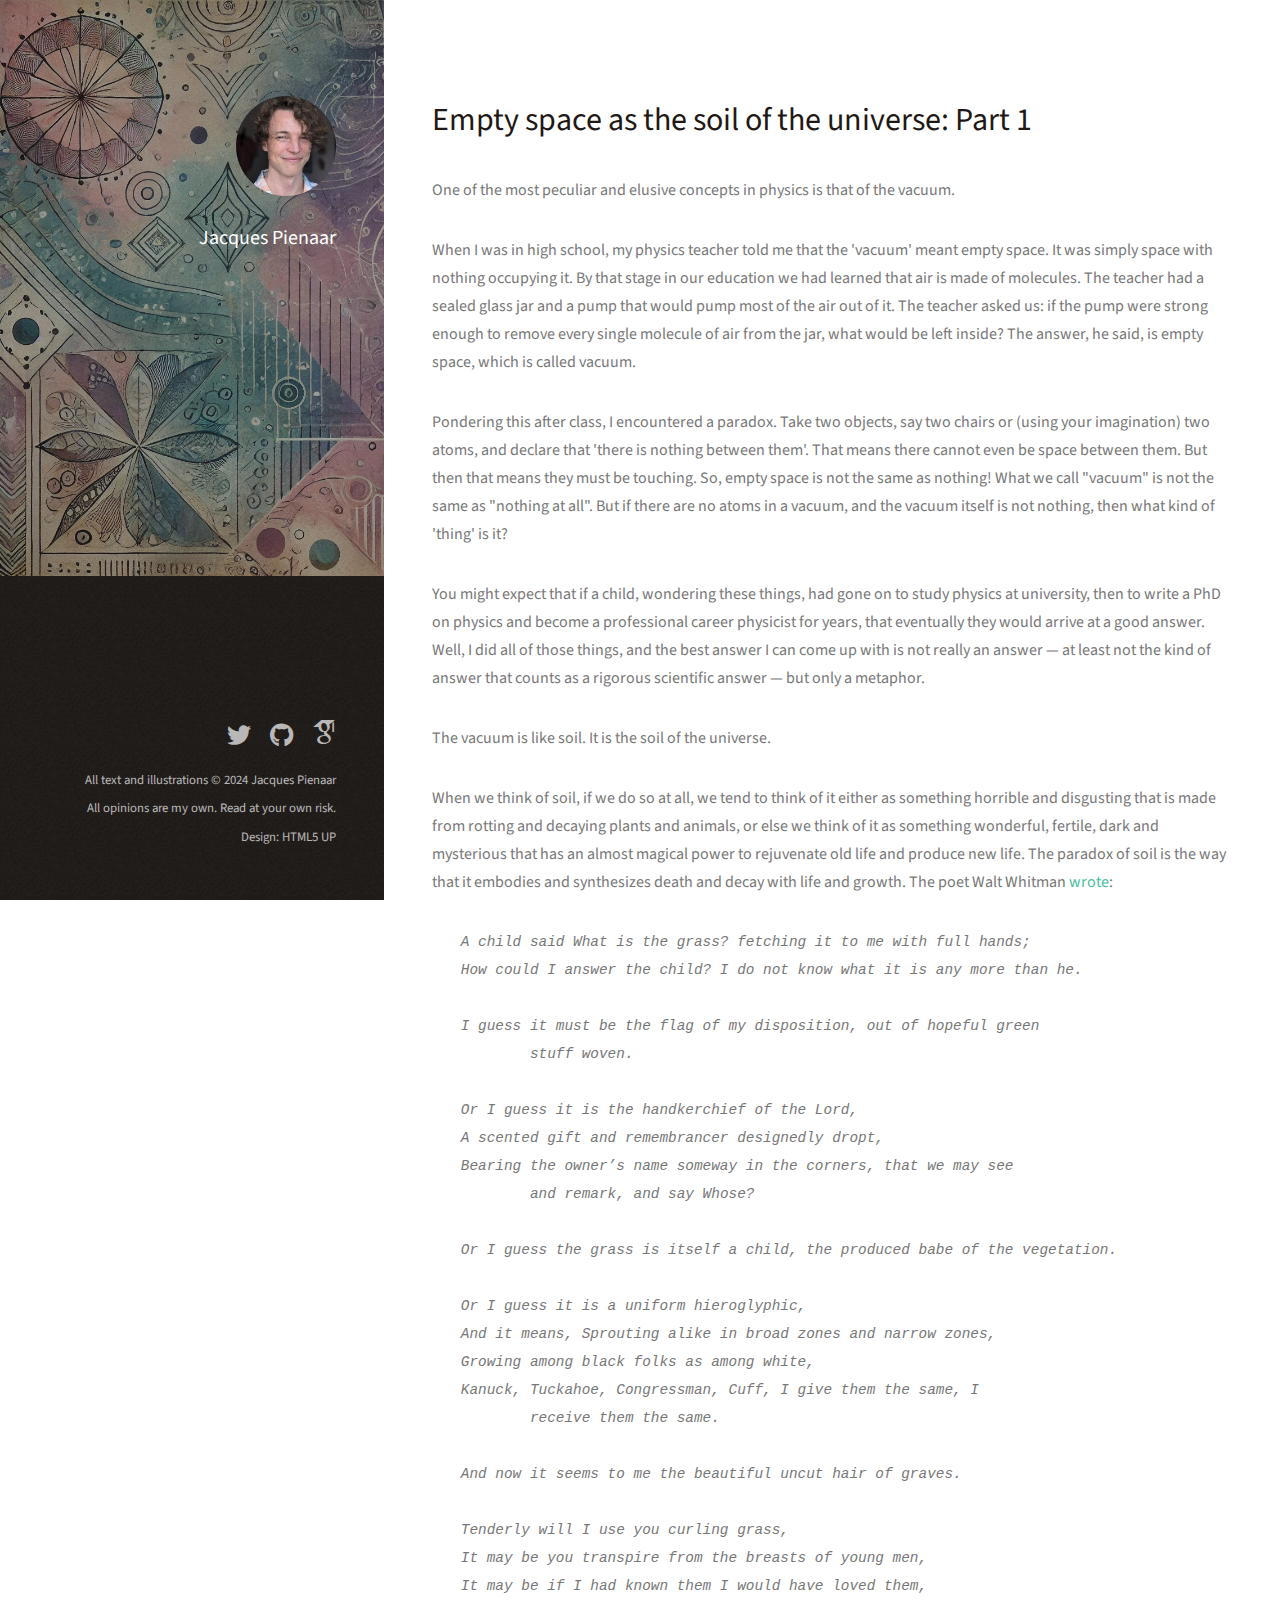
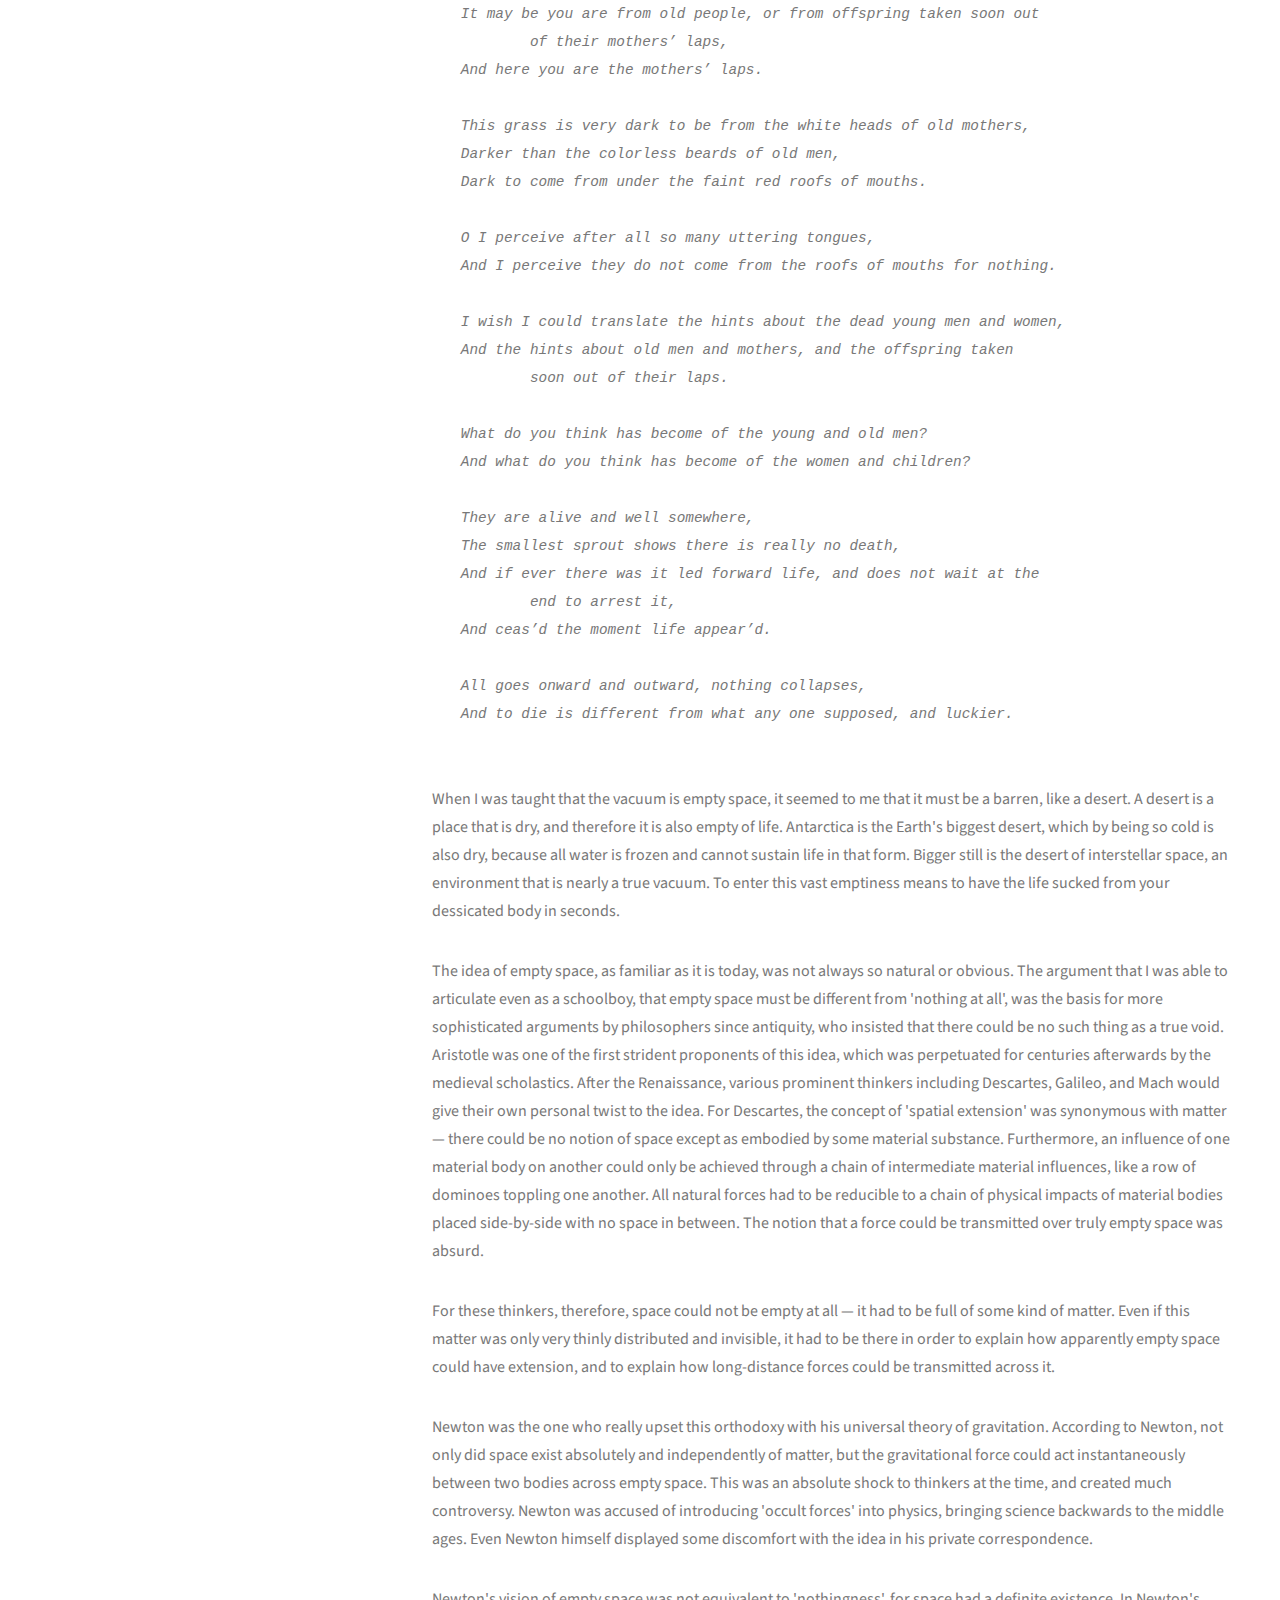
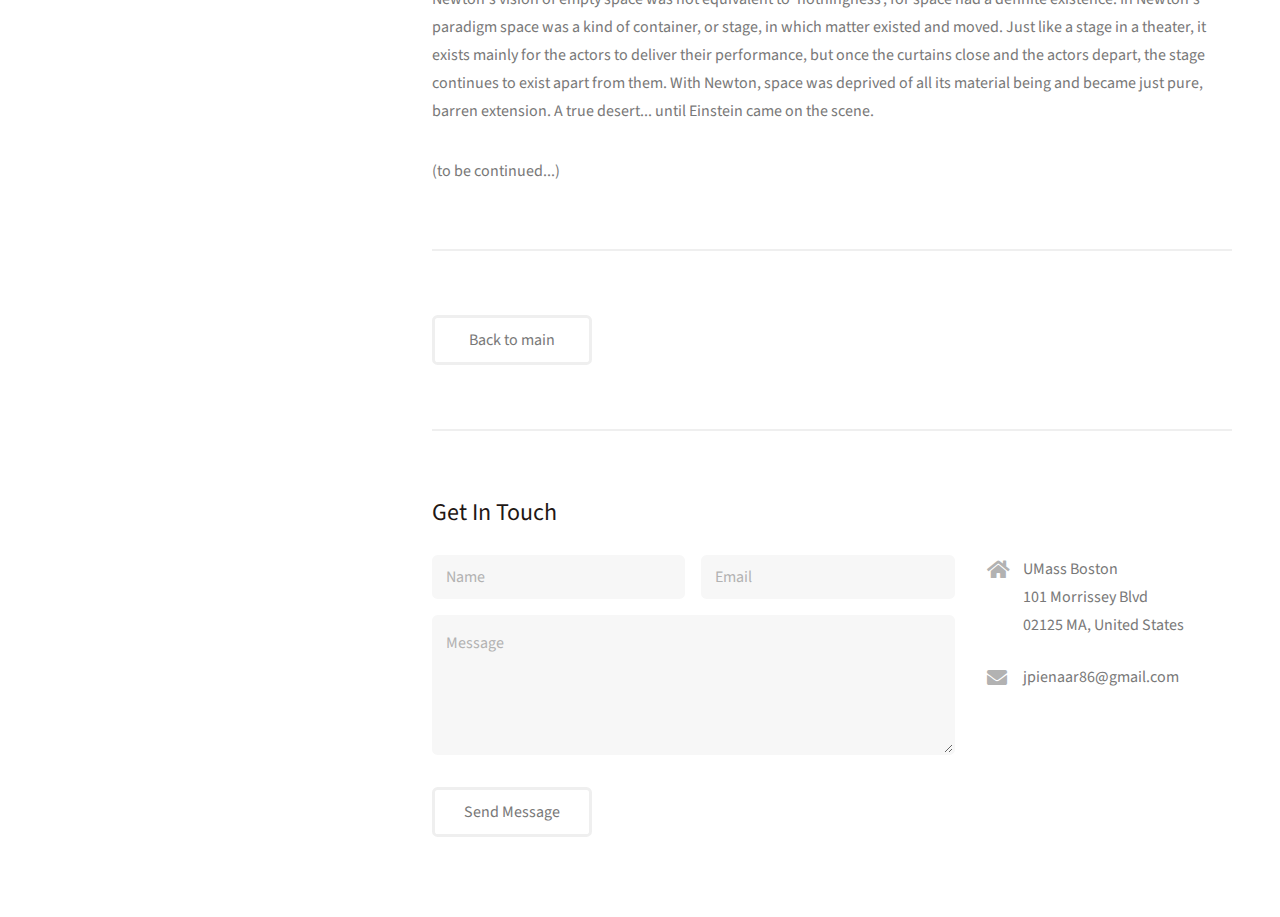
<file: post2.html>
<!DOCTYPE HTML>
<!--
	Strata by HTML5 UP
	html5up.net | @ajlkn
	Free for personal and commercial use under the CCA 3.0 license (html5up.net/license)
-->
<html>
	<head>
		<title>Jacques Pienaar</title>
		<meta charset="utf-8" />
		<meta name="viewport" content="width=device-width, initial-scale=1, user-scalable=no" />
		<link rel="stylesheet" href="assets/css/main.css" />
		<link rel="stylesheet" href="assets/academicons/css/academicons.min.css"/>
	</head>
	<body class="is-preload">

		<!-- Header -->
			<header id="header">
				<div class="inner">
					<a href="index.html" class="image avatar"><img src="images/avatar.jpg" alt="" /></a>
					<h1><strong>Jacques Pienaar</strong>
					</h1>
				</div>
			</header>

		<!-- Main -->
			<div id="main">

				<!-- One -->
					<section id="one">
						<header class="major">
							<h2>Empty space as the soil of the universe: Part 1</h2>
						</header>
						<p>One of the most peculiar and elusive concepts in physics is that of the vacuum.
						</p>
						<p>When I was in high school, my physics teacher told me that the 'vacuum' meant empty space. It was simply space with nothing occupying it. By that stage in our education we had learned that air is made of molecules. The teacher had a sealed glass jar and a pump that would pump most of the air out of it. The teacher asked us: if the pump were strong enough to remove every single molecule of air from the jar, what would be left inside? The answer, he said, is empty space, which is called vacuum.
						</p>
						<p>Pondering this after class, I encountered a paradox. Take two objects, say two chairs or (using your imagination) two atoms, and declare that 'there is nothing between them'. That means there cannot even be space between them. But then that means they must be touching. So, empty space is not the same as nothing! What we call "vacuum" is not the same as "nothing at all". But if there are no atoms in a vacuum, and the vacuum itself is not nothing, then what kind of 'thing' is it?
						</p>
						<p>You might expect that if a child, wondering these things, had gone on to study physics at university, then to write a PhD on physics and become a professional career physicist for years, that eventually they would arrive at a good answer. Well, I did all of those things, and the best answer I can come up with is not really an answer — at least not the kind of answer that counts as a rigorous scientific answer — but only a metaphor.
						</p>
						<p>The vacuum is like soil. It is the soil of the universe.
						</p>
						<p> When we think of soil, if we do so at all, we tend to think of it either as something horrible and disgusting that is made from rotting and decaying plants and animals, or else we think of it as something wonderful, fertile, dark and mysterious that has an almost magical power to rejuvenate old life and produce new life. The paradox of soil is the way that it embodies and synthesizes death and decay with life and growth. The poet Walt Whitman <a href="https://www.gutenberg.org/files/1322/1322-h/1322-h.htm#link2H_4_0027">wrote</a>:
						</p>
						<pre class="poem">
A child said What is the grass? fetching it to me with full hands;
How could I answer the child? I do not know what it is any more than he.

I guess it must be the flag of my disposition, out of hopeful green
	stuff woven.

Or I guess it is the handkerchief of the Lord,
A scented gift and remembrancer designedly dropt,
Bearing the owner’s name someway in the corners, that we may see
	and remark, and say Whose?

Or I guess the grass is itself a child, the produced babe of the vegetation.

Or I guess it is a uniform hieroglyphic,
And it means, Sprouting alike in broad zones and narrow zones,
Growing among black folks as among white,
Kanuck, Tuckahoe, Congressman, Cuff, I give them the same, I
	receive them the same.

And now it seems to me the beautiful uncut hair of graves.

Tenderly will I use you curling grass,
It may be you transpire from the breasts of young men,
It may be if I had known them I would have loved them,
It may be you are from old people, or from offspring taken soon out
	of their mothers’ laps,
And here you are the mothers’ laps.

This grass is very dark to be from the white heads of old mothers,
Darker than the colorless beards of old men,
Dark to come from under the faint red roofs of mouths.

O I perceive after all so many uttering tongues,
And I perceive they do not come from the roofs of mouths for nothing.

I wish I could translate the hints about the dead young men and women,
And the hints about old men and mothers, and the offspring taken
	soon out of their laps.

What do you think has become of the young and old men?
And what do you think has become of the women and children?

They are alive and well somewhere,
The smallest sprout shows there is really no death,
And if ever there was it led forward life, and does not wait at the
	end to arrest it,
And ceas’d the moment life appear’d.

All goes onward and outward, nothing collapses,
And to die is different from what any one supposed, and luckier.
						</pre>
						<p> When I was taught that the vacuum is empty space, it seemed to me that it must be a barren, like a desert. A desert is a place that is dry, and therefore it is also empty of life. Antarctica is the Earth's biggest desert, which by being so cold is also dry, because all water is frozen and cannot sustain life in that form. Bigger still is the desert of interstellar space, an environment that is nearly a true vacuum. To enter this vast emptiness means to have the life sucked from your dessicated body in seconds.
						</p>
						<p> The idea of empty space, as familiar as it is today, was not always so natural or obvious. The argument that I was able to articulate even as a schoolboy, that empty space must be different from 'nothing at all', was the basis for more sophisticated arguments by philosophers since antiquity, who insisted that there could be no such thing as a true void. Aristotle was one of the first strident proponents of this idea, which was perpetuated for centuries afterwards by the medieval scholastics. After the Renaissance, various prominent thinkers including Descartes, Galileo, and Mach would give their own personal twist to the idea. For Descartes, the concept of 'spatial extension' was synonymous with matter — there could be no notion of space except as embodied by some material substance. Furthermore, an influence of one material body on another could only be achieved through a chain of intermediate material influences, like a row of dominoes toppling one another. All natural forces had to be reducible to a chain of physical impacts of material bodies placed side-by-side with no space in between. The notion that a force could be transmitted over truly empty space was absurd. 
						</p>
						<p> For these thinkers, therefore, space could not be empty at all — it had to be full of some kind of matter. Even if this matter was only very thinly distributed and invisible, it had to be there in order to explain how apparently empty space could have extension, and to explain how long-distance forces could be transmitted across it.
						</p>
						<p> Newton was the one who really upset this orthodoxy with his universal theory of gravitation. According to Newton, not only did space exist absolutely and independently of matter, but the gravitational force could act instantaneously between two bodies across empty space. This was an absolute shock to thinkers at the time, and created much controversy. Newton was accused of introducing 'occult forces' into physics, bringing science backwards to the middle ages. Even Newton himself displayed some discomfort with the idea in his private correspondence. 
						</p>
						<p> Newton's vision of empty space was not equivalent to 'nothingness', for space had a definite existence. In Newton's paradigm space was a kind of container, or stage, in which matter existed and moved. Just like a stage in a theater, it exists mainly for the actors to deliver their performance, but once the curtains close and the actors depart, the stage continues to exist apart from them. With Newton, space was deprived of all its material being and became just pure, barren extension. A true desert... until Einstein came on the scene.
						</p>
						<p>
						(to be continued...)
						</p>
						
						<!--
						<ul class="actions">
							<li><a href="#" class="button">About Me</a></li>
						</ul>
						-->
					</section>

				<!-- Two -->
				    <section id="two">
						<ul class="actions">
							<li><a href="index.html" class="button">Back to main</a></li>
						</ul>
					</section>

				<!-- Three -->
					<section id="three">
						<h2>Get In Touch</h2>
						<div class="row">
							<div class="col-8 col-12-small">
								<form id="form_contact" method="post" action="https://formspree.io/mnqgykej">
									<div class="row gtr-uniform gtr-50">
										<div class="col-6 col-12-xsmall"><input type="text" name="name" id="name" placeholder="Name" maxlength=30 /></div>
										<div class="col-6 col-12-xsmall"><input type="email" name="replyto" id="email" placeholder="Email" /></div>
										<div class="col-12"><textarea name="message" id="message" placeholder="Message" rows="4"></textarea></div>
									</div>
								</form>
								<form method="post" >
								<ul class="actions">
									<li><input type="submit" form="form_contact" value="Send Message"/>
									</li>
								</ul>
								</form>
							</div>
							<div class="col-4 col-12-small">
								<ul class="labeled-icons">
									<li>
										<h3 class="icon solid fa-home"><span class="label">Work</span></h3>
										UMass Boston<br />
										101 Morrissey Blvd<br />
										02125 MA, United States
									</li>
									<!-- 
									<li>
										<h3 class="icon solid fa-mobile-alt"><span class="label">Phone</span></h3>
										Rather not say.
									</li>
									-->
									<li>
										<h3 class="icon solid fa-envelope"><span class="label">Email</span></h3>
										<span style="unicode-bidi:bidi-override; direction: rtl;">moc.liamg@68raaneipj
										</span>
									</li>
								</ul>
							</div>
						</div>
					</section>
					
			</div>

		<!-- Footer -->
			<footer id="footer">
				<div class="inner">
					<ul class="icons">
						<li><a href="https://twitter.com/JPienaar86" class="icon brands fa-twitter"><span class="label">Twitter</span></a></li>
						<li><a href="https://github.com/jlpienaar" class="icon brands fa-github"><span class="label">Github</span></a></li>
						<li><a href="https://scholar.google.com/citations?user=pPk_LZQAAAAJ&hl=en" class="ai ai-google-scholar ai-2x"></a></li>
					</ul>
					<ul class="copyright">
						<li>All text and illustrations &copy; 2024 Jacques Pienaar</li>
						<li>All opinions are my own. Read at your own risk.</li>
						<li>Design: <a href="http://html5up.net">HTML5 UP</a></li>
					</ul>
				</div>
			</footer>

		<!-- Scripts -->
			<script src="assets/js/jquery.min.js"></script>
			<script src="assets/js/jquery.poptrox.min.js"></script>
			<script src="assets/js/browser.min.js"></script>
			<script src="assets/js/breakpoints.min.js"></script>
			<script src="assets/js/util.js"></script>
			<script src="assets/js/main.js"></script>

	</body>
</html>
</file>
<file: assets/css/main.css>
@import url("fontawesome-all.min.css");
@import url("https://fonts.googleapis.com/css?family=Source+Sans+Pro:400,400italic");

/*
	Strata by HTML5 UP
	html5up.net | @ajlkn
	Free for personal and commercial use under the CCA 3.0 license (html5up.net/license)
*/

/* MY NOTES: 
To change opacity of the header overlay, look at the opacity in the "colour=" paert of the header 
*/

html, body, div, span, applet, object,
iframe, h1, h2, h3, h4, h5, h6, p, blockquote,
pre, a, abbr, acronym, address, big, cite,
code, del, dfn, em, img, ins, kbd, q, s, samp,
small, strike, strong, sub, sup, tt, var, b,
u, i, center, dl, dt, dd, ol, ul, li, fieldset,
form, label, legend, table, caption, tbody,
tfoot, thead, tr, th, td, article, aside,
canvas, details, embed, figure, figcaption,
footer, header, hgroup, menu, nav, output, ruby,
section, summary, time, mark, audio, video {
	margin: 0;
	padding: 0;
	border: 0;
	font-size: 100%;
	font: inherit;
	vertical-align: baseline;}

article, aside, details, figcaption, figure,
footer, header, hgroup, menu, nav, section {
	display: block;}

body {
	line-height: 1;
}

ol, ul {
	list-style: none;
}

blockquote, q {
	quotes: none;
}

	blockquote:before, blockquote:after, q:before, q:after {
		content: '';
		content: none;
	}

table {
	border-collapse: collapse;
	border-spacing: 0;
}

body {
	-webkit-text-size-adjust: none;
}

mark {
	background-color: transparent;
	color: inherit;
}

input::-moz-focus-inner {
	border: 0;
	padding: 0;
}

input, select, textarea {
	-moz-appearance: none;
	-webkit-appearance: none;
	-ms-appearance: none;
	appearance: none;
}

/* Basic */

	html {
		box-sizing: border-box;
	}

	*, *:before, *:after {
		box-sizing: inherit;
	}

	body {
		background: #fff;
	}

		body.is-preload *, body.is-preload *:before, body.is-preload *:after {
			-moz-animation: none !important;
			-webkit-animation: none !important;
			-ms-animation: none !important;
			animation: none !important;
			-moz-transition: none !important;
			-webkit-transition: none !important;
			-ms-transition: none !important;
			transition: none !important;
		}

	body, input, select, textarea {
		/* Standard text colour */
		color: #787878;
		font-family: "Source Sans Pro", Helvetica, sans-serif;
		font-size: 16pt;
		font-weight: 400;
		line-height: 1.75em;
	}

	a {
		-moz-transition: color 0.2s ease-in-out, border-color 0.2s ease-in-out;
		-webkit-transition: color 0.2s ease-in-out, border-color 0.2s ease-in-out;
		-ms-transition: color 0.2s ease-in-out, border-color 0.2s ease-in-out;
		transition: color 0.2s ease-in-out, border-color 0.2s ease-in-out;
		/* border-bottom: dotted 1px; Uncomment if you like dotted hyperlink underlines */ 
		color: #49bf9d;
		text-decoration: none;
	}

		a:hover {
			border-bottom-color: transparent;
			color: #49bf9d !important;
			text-decoration: none;
		}

	strong, b {
		color: #1f1815;
		font-weight: 400;
	}

	em, i {
		font-style: italic;
	}

	p {
		margin: 0 0 2em 0;
	}

	h1, h2, h3, h4, h5, h6 {
		color: #1f1815;
		font-weight: 400;
		line-height: 1em;
		margin: 0 0 1em 0;
	}

		h1 a, h2 a, h3 a, h4 a, h5 a, h6 a {
			color: inherit;
			text-decoration: none;
		}

	h1 {
		font-size: 2em;
		line-height: 1.5em;
	}

	h2 {
		font-size: 1.5em;
		line-height: 1.5em;
	}

	h3 {
		font-size: 1.25em;
		line-height: 1.5em;
	}

	h4 {
		font-size: 1.1em;
		line-height: 1.5em;
	}

	h5 {
		font-size: 0.9em;
		line-height: 1.5em;
	}

	h6 {
		font-size: 0.7em;
		line-height: 1.5em;
	}

	sub {
		font-size: 0.8em;
		position: relative;
		top: 0.5em;
	}

	sup {
		font-size: 0.8em;
		position: relative;
		top: -0.5em;
	}

	hr {
		border: 0;
		border-bottom: solid 2px #efefef;
		margin: 2em 0;
	}

		hr.major {
			margin: 3em 0;
		}

	blockquote {
		border-left: solid 6px #efefef;
		font-style: italic;
		margin: 0 0 2em 0;
		padding: 0.5em 0 0.5em 1.5em;
	}

	code {
		background: #f7f7f7;
		border-radius: 0.35em;
		border: solid 2px #efefef;
		font-family: "Courier New", monospace;
		font-size: 0.9em;
		margin: 0 0.25em;
		padding: 0.25em 0.65em;
	}

	pre {
		-webkit-overflow-scrolling: touch;
		font-family: "Courier New", monospace;
		font-size: 0.9em;
		margin: 0 0 2em 0;
	}
    
	pre.poem {
		font-family: "Courier New", monospace;
		font-style: italic;
		font-size: 0.9em;
		margin-left: 2em;
	}
	
		pre code {
			display: block;
			line-height: 1.75em;
			padding: 1em 1.5em;
			overflow-x: auto;
		}

	.align-left {
		text-align: left;
	}

	.align-center {
		text-align: center;
	}

	.align-right {
		text-align: right;
	}

/* Container */

	.container {
		margin: 0 auto;
		max-width: calc(100% - 4em);
		width: 100%;
	}

		.container.xsmall {
			width: 25%;
		}

		.container.small {
			width: 50%;
		}

		.container.medium {
			width: 75%;
		}

		.container.large {
			width: 125%;
		}

		.container.xlarge {
			width: 150%;
		}

		.container.max {
			width: 100%;
		}

		@media screen and (max-width: 980px) {

			.container {
				width: 100% !important;
				max-width: 100% !important;
			}

		}

		@media screen and (max-width: 480px) {

			.container {
				max-width: calc(100% - 3em);
			}

		}

/* Row */

	.row {
		display: flex;
		flex-wrap: wrap;
		box-sizing: border-box;
		align-items: stretch;
	}

		.row > * {
			box-sizing: border-box;
		}

		.row.gtr-uniform > * > :last-child {
			margin-bottom: 0;
		}

		.row.aln-left {
			justify-content: flex-start;
		}

		.row.aln-center {
			justify-content: center;
		}

		.row.aln-right {
			justify-content: flex-end;
		}

		.row.aln-top {
			align-items: flex-start;
		}

		.row.aln-middle {
			align-items: center;
		}

		.row.aln-bottom {
			align-items: flex-end;
		}

		.row > .imp {
			order: -1;
		}

		.row > .col-1 {
			width: 8.33333%;
		}

		.row > .off-1 {
			margin-left: 8.33333%;
		}

		.row > .col-2 {
			width: 16.66667%;
		}

		.row > .off-2 {
			margin-left: 16.66667%;
		}

		.row > .col-3 {
			width: 25%;
		}

		.row > .off-3 {
			margin-left: 25%;
		}

		.row > .col-4 {
			width: 33.33333%;
		}

		.row > .off-4 {
			margin-left: 33.33333%;
		}

		.row > .col-5 {
			width: 41.66667%;
		}

		.row > .off-5 {
			margin-left: 41.66667%;
		}

		.row > .col-6 {
			width: 50%;
		}

		.row > .off-6 {
			margin-left: 50%;
		}

		.row > .col-7 {
			width: 58.33333%;
		}

		.row > .off-7 {
			margin-left: 58.33333%;
		}

		.row > .col-8 {
			width: 66.66667%;
		}

		.row > .off-8 {
			margin-left: 66.66667%;
		}

		.row > .col-9 {
			width: 75%;
		}

		.row > .off-9 {
			margin-left: 75%;
		}

		.row > .col-10 {
			width: 83.33333%;
		}

		.row > .off-10 {
			margin-left: 83.33333%;
		}

		.row > .col-11 {
			width: 91.66667%;
		}

		.row > .off-11 {
			margin-left: 91.66667%;
		}

		.row > .col-12 {
			width: 100%;
		}

		.row > .off-12 {
			margin-left: 100%;
		}

		.row.gtr-0 {
			margin-top: 0;
			margin-left: 0em;
		}

			.row.gtr-0 > * {
				padding: 0 0 0 0em;
			}

			.row.gtr-0.gtr-uniform {
				margin-top: 0em;
			}

				.row.gtr-0.gtr-uniform > * {
					padding-top: 0em;
				}

		.row.gtr-25 {
			margin-top: 0;
			margin-left: -0.625em;
		}

			.row.gtr-25 > * {
				padding: 0 0 0 0.625em;
			}

			.row.gtr-25.gtr-uniform {
				margin-top: -0.625em;
			}

				.row.gtr-25.gtr-uniform > * {
					padding-top: 0.625em;
				}

		.row.gtr-50 {
			margin-top: 0;
			margin-left: -1.25em;
		}

			.row.gtr-50 > * {
				padding: 0 0 0 1.25em;
			}

			.row.gtr-50.gtr-uniform {
				margin-top: -1.25em;
			}

				.row.gtr-50.gtr-uniform > * {
					padding-top: 1.25em;
				}

		.row {
			margin-top: 0;
			margin-left: -2.5em;
		}

			.row > * {
				padding: 0 0 0 2.5em;
			}

			.row.gtr-uniform {
				margin-top: -2.5em;
			}

				.row.gtr-uniform > * {
					padding-top: 2.5em;
				}

		.row.gtr-150 {
			margin-top: 0;
			margin-left: -3.75em;
		}

			.row.gtr-150 > * {
				padding: 0 0 0 3.75em;
			}

			.row.gtr-150.gtr-uniform {
				margin-top: -3.75em;
			}

				.row.gtr-150.gtr-uniform > * {
					padding-top: 3.75em;
				}

		.row.gtr-200 {
			margin-top: 0;
			margin-left: -5em;
		}

			.row.gtr-200 > * {
				padding: 0 0 0 5em;
			}

			.row.gtr-200.gtr-uniform {
				margin-top: -5em;
			}

				.row.gtr-200.gtr-uniform > * {
					padding-top: 5em;
				}

		@media screen and (max-width: 1800px) {

			.row {
				display: flex;
				flex-wrap: wrap;
				box-sizing: border-box;
				align-items: stretch;
			}

				.row > * {
					box-sizing: border-box;
				}

				.row.gtr-uniform > * > :last-child {
					margin-bottom: 0;
				}

				.row.aln-left {
					justify-content: flex-start;
				}

				.row.aln-center {
					justify-content: center;
				}

				.row.aln-right {
					justify-content: flex-end;
				}

				.row.aln-top {
					align-items: flex-start;
				}

				.row.aln-middle {
					align-items: center;
				}

				.row.aln-bottom {
					align-items: flex-end;
				}

				.row > .imp-xlarge {
					order: -1;
				}

				.row > .col-1-xlarge {
					width: 8.33333%;
				}

				.row > .off-1-xlarge {
					margin-left: 8.33333%;
				}

				.row > .col-2-xlarge {
					width: 16.66667%;
				}

				.row > .off-2-xlarge {
					margin-left: 16.66667%;
				}

				.row > .col-3-xlarge {
					width: 25%;
				}

				.row > .off-3-xlarge {
					margin-left: 25%;
				}

				.row > .col-4-xlarge {
					width: 33.33333%;
				}

				.row > .off-4-xlarge {
					margin-left: 33.33333%;
				}

				.row > .col-5-xlarge {
					width: 41.66667%;
				}

				.row > .off-5-xlarge {
					margin-left: 41.66667%;
				}

				.row > .col-6-xlarge {
					width: 50%;
				}

				.row > .off-6-xlarge {
					margin-left: 50%;
				}

				.row > .col-7-xlarge {
					width: 58.33333%;
				}

				.row > .off-7-xlarge {
					margin-left: 58.33333%;
				}

				.row > .col-8-xlarge {
					width: 66.66667%;
				}

				.row > .off-8-xlarge {
					margin-left: 66.66667%;
				}

				.row > .col-9-xlarge {
					width: 75%;
				}

				.row > .off-9-xlarge {
					margin-left: 75%;
				}

				.row > .col-10-xlarge {
					width: 83.33333%;
				}

				.row > .off-10-xlarge {
					margin-left: 83.33333%;
				}

				.row > .col-11-xlarge {
					width: 91.66667%;
				}

				.row > .off-11-xlarge {
					margin-left: 91.66667%;
				}

				.row > .col-12-xlarge {
					width: 100%;
				}

				.row > .off-12-xlarge {
					margin-left: 100%;
				}

				.row.gtr-0 {
					margin-top: 0;
					margin-left: 0em;
				}

					.row.gtr-0 > * {
						padding: 0 0 0 0em;
					}

					.row.gtr-0.gtr-uniform {
						margin-top: 0em;
					}

						.row.gtr-0.gtr-uniform > * {
							padding-top: 0em;
						}

				.row.gtr-25 {
					margin-top: 0;
					margin-left: -0.625em;
				}

					.row.gtr-25 > * {
						padding: 0 0 0 0.625em;
					}

					.row.gtr-25.gtr-uniform {
						margin-top: -0.625em;
					}

						.row.gtr-25.gtr-uniform > * {
							padding-top: 0.625em;
						}

				.row.gtr-50 {
					margin-top: 0;
					margin-left: -1.25em;
				}

					.row.gtr-50 > * {
						padding: 0 0 0 1.25em;
					}

					.row.gtr-50.gtr-uniform {
						margin-top: -1.25em;
					}

						.row.gtr-50.gtr-uniform > * {
							padding-top: 1.25em;
						}

				.row {
					margin-top: 0;
					margin-left: -2.5em;
				}

					.row > * {
						padding: 0 0 0 2.5em;
					}

					.row.gtr-uniform {
						margin-top: -2.5em;
					}

						.row.gtr-uniform > * {
							padding-top: 2.5em;
						}

				.row.gtr-150 {
					margin-top: 0;
					margin-left: -3.75em;
				}

					.row.gtr-150 > * {
						padding: 0 0 0 3.75em;
					}

					.row.gtr-150.gtr-uniform {
						margin-top: -3.75em;
					}

						.row.gtr-150.gtr-uniform > * {
							padding-top: 3.75em;
						}

				.row.gtr-200 {
					margin-top: 0;
					margin-left: -5em;
				}

					.row.gtr-200 > * {
						padding: 0 0 0 5em;
					}

					.row.gtr-200.gtr-uniform {
						margin-top: -5em;
					}

						.row.gtr-200.gtr-uniform > * {
							padding-top: 5em;
						}

		}

		@media screen and (max-width: 1280px) {

			.row {
				display: flex;
				flex-wrap: wrap;
				box-sizing: border-box;
				align-items: stretch;
			}

				.row > * {
					box-sizing: border-box;
				}

				.row.gtr-uniform > * > :last-child {
					margin-bottom: 0;
				}

				.row.aln-left {
					justify-content: flex-start;
				}

				.row.aln-center {
					justify-content: center;
				}

				.row.aln-right {
					justify-content: flex-end;
				}

				.row.aln-top {
					align-items: flex-start;
				}

				.row.aln-middle {
					align-items: center;
				}

				.row.aln-bottom {
					align-items: flex-end;
				}

				.row > .imp-large {
					order: -1;
				}

				.row > .col-1-large {
					width: 8.33333%;
				}

				.row > .off-1-large {
					margin-left: 8.33333%;
				}

				.row > .col-2-large {
					width: 16.66667%;
				}

				.row > .off-2-large {
					margin-left: 16.66667%;
				}

				.row > .col-3-large {
					width: 25%;
				}

				.row > .off-3-large {
					margin-left: 25%;
				}

				.row > .col-4-large {
					width: 33.33333%;
				}

				.row > .off-4-large {
					margin-left: 33.33333%;
				}

				.row > .col-5-large {
					width: 41.66667%;
				}

				.row > .off-5-large {
					margin-left: 41.66667%;
				}

				.row > .col-6-large {
					width: 50%;
				}

				.row > .off-6-large {
					margin-left: 50%;
				}

				.row > .col-7-large {
					width: 58.33333%;
				}

				.row > .off-7-large {
					margin-left: 58.33333%;
				}

				.row > .col-8-large {
					width: 66.66667%;
				}

				.row > .off-8-large {
					margin-left: 66.66667%;
				}

				.row > .col-9-large {
					width: 75%;
				}

				.row > .off-9-large {
					margin-left: 75%;
				}

				.row > .col-10-large {
					width: 83.33333%;
				}

				.row > .off-10-large {
					margin-left: 83.33333%;
				}

				.row > .col-11-large {
					width: 91.66667%;
				}

				.row > .off-11-large {
					margin-left: 91.66667%;
				}

				.row > .col-12-large {
					width: 100%;
				}

				.row > .off-12-large {
					margin-left: 100%;
				}

				.row.gtr-0 {
					margin-top: 0;
					margin-left: 0em;
				}

					.row.gtr-0 > * {
						padding: 0 0 0 0em;
					}

					.row.gtr-0.gtr-uniform {
						margin-top: 0em;
					}

						.row.gtr-0.gtr-uniform > * {
							padding-top: 0em;
						}

				.row.gtr-25 {
					margin-top: 0;
					margin-left: -0.5em;
				}

					.row.gtr-25 > * {
						padding: 0 0 0 0.5em;
					}

					.row.gtr-25.gtr-uniform {
						margin-top: -0.5em;
					}

						.row.gtr-25.gtr-uniform > * {
							padding-top: 0.5em;
						}

				.row.gtr-50 {
					margin-top: 0;
					margin-left: -1em;
				}

					.row.gtr-50 > * {
						padding: 0 0 0 1em;
					}

					.row.gtr-50.gtr-uniform {
						margin-top: -1em;
					}

						.row.gtr-50.gtr-uniform > * {
							padding-top: 1em;
						}

				.row {
					margin-top: 0;
					margin-left: -2em;
				}

					.row > * {
						padding: 0 0 0 2em;
					}

					.row.gtr-uniform {
						margin-top: -2em;
					}

						.row.gtr-uniform > * {
							padding-top: 2em;
						}

				.row.gtr-150 {
					margin-top: 0;
					margin-left: -3em;
				}

					.row.gtr-150 > * {
						padding: 0 0 0 3em;
					}

					.row.gtr-150.gtr-uniform {
						margin-top: -3em;
					}

						.row.gtr-150.gtr-uniform > * {
							padding-top: 3em;
						}

				.row.gtr-200 {
					margin-top: 0;
					margin-left: -4em;
				}

					.row.gtr-200 > * {
						padding: 0 0 0 4em;
					}

					.row.gtr-200.gtr-uniform {
						margin-top: -4em;
					}

						.row.gtr-200.gtr-uniform > * {
							padding-top: 4em;
						}

		}

		@media screen and (max-width: 980px) {

			.row {
				display: flex;
				flex-wrap: wrap;
				box-sizing: border-box;
				align-items: stretch;
			}

				.row > * {
					box-sizing: border-box;
				}

				.row.gtr-uniform > * > :last-child {
					margin-bottom: 0;
				}

				.row.aln-left {
					justify-content: flex-start;
				}

				.row.aln-center {
					justify-content: center;
				}

				.row.aln-right {
					justify-content: flex-end;
				}

				.row.aln-top {
					align-items: flex-start;
				}

				.row.aln-middle {
					align-items: center;
				}

				.row.aln-bottom {
					align-items: flex-end;
				}

				.row > .imp-medium {
					order: -1;
				}

				.row > .col-1-medium {
					width: 8.33333%;
				}

				.row > .off-1-medium {
					margin-left: 8.33333%;
				}

				.row > .col-2-medium {
					width: 16.66667%;
				}

				.row > .off-2-medium {
					margin-left: 16.66667%;
				}

				.row > .col-3-medium {
					width: 25%;
				}

				.row > .off-3-medium {
					margin-left: 25%;
				}

				.row > .col-4-medium {
					width: 33.33333%;
				}

				.row > .off-4-medium {
					margin-left: 33.33333%;
				}

				.row > .col-5-medium {
					width: 41.66667%;
				}

				.row > .off-5-medium {
					margin-left: 41.66667%;
				}

				.row > .col-6-medium {
					width: 50%;
				}

				.row > .off-6-medium {
					margin-left: 50%;
				}

				.row > .col-7-medium {
					width: 58.33333%;
				}

				.row > .off-7-medium {
					margin-left: 58.33333%;
				}

				.row > .col-8-medium {
					width: 66.66667%;
				}

				.row > .off-8-medium {
					margin-left: 66.66667%;
				}

				.row > .col-9-medium {
					width: 75%;
				}

				.row > .off-9-medium {
					margin-left: 75%;
				}

				.row > .col-10-medium {
					width: 83.33333%;
				}

				.row > .off-10-medium {
					margin-left: 83.33333%;
				}

				.row > .col-11-medium {
					width: 91.66667%;
				}

				.row > .off-11-medium {
					margin-left: 91.66667%;
				}

				.row > .col-12-medium {
					width: 100%;
				}

				.row > .off-12-medium {
					margin-left: 100%;
				}

				.row.gtr-0 {
					margin-top: 0;
					margin-left: 0em;
				}

					.row.gtr-0 > * {
						padding: 0 0 0 0em;
					}

					.row.gtr-0.gtr-uniform {
						margin-top: 0em;
					}

						.row.gtr-0.gtr-uniform > * {
							padding-top: 0em;
						}

				.row.gtr-25 {
					margin-top: 0;
					margin-left: -0.5em;
				}

					.row.gtr-25 > * {
						padding: 0 0 0 0.5em;
					}

					.row.gtr-25.gtr-uniform {
						margin-top: -0.5em;
					}

						.row.gtr-25.gtr-uniform > * {
							padding-top: 0.5em;
						}

				.row.gtr-50 {
					margin-top: 0;
					margin-left: -1em;
				}

					.row.gtr-50 > * {
						padding: 0 0 0 1em;
					}

					.row.gtr-50.gtr-uniform {
						margin-top: -1em;
					}

						.row.gtr-50.gtr-uniform > * {
							padding-top: 1em;
						}

				.row {
					margin-top: 0;
					margin-left: -2em;
				}

					.row > * {
						padding: 0 0 0 2em;
					}

					.row.gtr-uniform {
						margin-top: -2em;
					}

						.row.gtr-uniform > * {
							padding-top: 2em;
						}

				.row.gtr-150 {
					margin-top: 0;
					margin-left: -3em;
				}

					.row.gtr-150 > * {
						padding: 0 0 0 3em;
					}

					.row.gtr-150.gtr-uniform {
						margin-top: -3em;
					}

						.row.gtr-150.gtr-uniform > * {
							padding-top: 3em;
						}

				.row.gtr-200 {
					margin-top: 0;
					margin-left: -4em;
				}

					.row.gtr-200 > * {
						padding: 0 0 0 4em;
					}

					.row.gtr-200.gtr-uniform {
						margin-top: -4em;
					}

						.row.gtr-200.gtr-uniform > * {
							padding-top: 4em;
						}

		}

		@media screen and (max-width: 736px) {

			.row {
				display: flex;
				flex-wrap: wrap;
				box-sizing: border-box;
				align-items: stretch;
			}

				.row > * {
					box-sizing: border-box;
				}

				.row.gtr-uniform > * > :last-child {
					margin-bottom: 0;
				}

				.row.aln-left {
					justify-content: flex-start;
				}

				.row.aln-center {
					justify-content: center;
				}

				.row.aln-right {
					justify-content: flex-end;
				}

				.row.aln-top {
					align-items: flex-start;
				}

				.row.aln-middle {
					align-items: center;
				}

				.row.aln-bottom {
					align-items: flex-end;
				}

				.row > .imp-small {
					order: -1;
				}

				.row > .col-1-small {
					width: 8.33333%;
				}

				.row > .off-1-small {
					margin-left: 8.33333%;
				}

				.row > .col-2-small {
					width: 16.66667%;
				}

				.row > .off-2-small {
					margin-left: 16.66667%;
				}

				.row > .col-3-small {
					width: 25%;
				}

				.row > .off-3-small {
					margin-left: 25%;
				}

				.row > .col-4-small {
					width: 33.33333%;
				}

				.row > .off-4-small {
					margin-left: 33.33333%;
				}

				.row > .col-5-small {
					width: 41.66667%;
				}

				.row > .off-5-small {
					margin-left: 41.66667%;
				}

				.row > .col-6-small {
					width: 50%;
				}

				.row > .off-6-small {
					margin-left: 50%;
				}

				.row > .col-7-small {
					width: 58.33333%;
				}

				.row > .off-7-small {
					margin-left: 58.33333%;
				}

				.row > .col-8-small {
					width: 66.66667%;
				}

				.row > .off-8-small {
					margin-left: 66.66667%;
				}

				.row > .col-9-small {
					width: 75%;
				}

				.row > .off-9-small {
					margin-left: 75%;
				}

				.row > .col-10-small {
					width: 83.33333%;
				}

				.row > .off-10-small {
					margin-left: 83.33333%;
				}

				.row > .col-11-small {
					width: 91.66667%;
				}

				.row > .off-11-small {
					margin-left: 91.66667%;
				}

				.row > .col-12-small {
					width: 100%;
				}

				.row > .off-12-small {
					margin-left: 100%;
				}

				.row.gtr-0 {
					margin-top: 0;
					margin-left: 0em;
				}

					.row.gtr-0 > * {
						padding: 0 0 0 0em;
					}

					.row.gtr-0.gtr-uniform {
						margin-top: 0em;
					}

						.row.gtr-0.gtr-uniform > * {
							padding-top: 0em;
						}

				.row.gtr-25 {
					margin-top: 0;
					margin-left: -0.375em;
				}

					.row.gtr-25 > * {
						padding: 0 0 0 0.375em;
					}

					.row.gtr-25.gtr-uniform {
						margin-top: -0.375em;
					}

						.row.gtr-25.gtr-uniform > * {
							padding-top: 0.375em;
						}

				.row.gtr-50 {
					margin-top: 0;
					margin-left: -0.75em;
				}

					.row.gtr-50 > * {
						padding: 0 0 0 0.75em;
					}

					.row.gtr-50.gtr-uniform {
						margin-top: -0.75em;
					}

						.row.gtr-50.gtr-uniform > * {
							padding-top: 0.75em;
						}

				.row {
					margin-top: 0;
					margin-left: -1.5em;
				}

					.row > * {
						padding: 0 0 0 1.5em;
					}

					.row.gtr-uniform {
						margin-top: -1.5em;
					}

						.row.gtr-uniform > * {
							padding-top: 1.5em;
						}

				.row.gtr-150 {
					margin-top: 0;
					margin-left: -2.25em;
				}

					.row.gtr-150 > * {
						padding: 0 0 0 2.25em;
					}

					.row.gtr-150.gtr-uniform {
						margin-top: -2.25em;
					}

						.row.gtr-150.gtr-uniform > * {
							padding-top: 2.25em;
						}

				.row.gtr-200 {
					margin-top: 0;
					margin-left: -3em;
				}

					.row.gtr-200 > * {
						padding: 0 0 0 3em;
					}

					.row.gtr-200.gtr-uniform {
						margin-top: -3em;
					}

						.row.gtr-200.gtr-uniform > * {
							padding-top: 3em;
						}

		}

		@media screen and (max-width: 480px) {

			.row {
				display: flex;
				flex-wrap: wrap;
				box-sizing: border-box;
				align-items: stretch;
			}

				.row > * {
					box-sizing: border-box;
				}

				.row.gtr-uniform > * > :last-child {
					margin-bottom: 0;
				}

				.row.aln-left {
					justify-content: flex-start;
				}

				.row.aln-center {
					justify-content: center;
				}

				.row.aln-right {
					justify-content: flex-end;
				}

				.row.aln-top {
					align-items: flex-start;
				}

				.row.aln-middle {
					align-items: center;
				}

				.row.aln-bottom {
					align-items: flex-end;
				}

				.row > .imp-xsmall {
					order: -1;
				}

				.row > .col-1-xsmall {
					width: 8.33333%;
				}

				.row > .off-1-xsmall {
					margin-left: 8.33333%;
				}

				.row > .col-2-xsmall {
					width: 16.66667%;
				}

				.row > .off-2-xsmall {
					margin-left: 16.66667%;
				}

				.row > .col-3-xsmall {
					width: 25%;
				}

				.row > .off-3-xsmall {
					margin-left: 25%;
				}

				.row > .col-4-xsmall {
					width: 33.33333%;
				}

				.row > .off-4-xsmall {
					margin-left: 33.33333%;
				}

				.row > .col-5-xsmall {
					width: 41.66667%;
				}

				.row > .off-5-xsmall {
					margin-left: 41.66667%;
				}

				.row > .col-6-xsmall {
					width: 50%;
				}

				.row > .off-6-xsmall {
					margin-left: 50%;
				}

				.row > .col-7-xsmall {
					width: 58.33333%;
				}

				.row > .off-7-xsmall {
					margin-left: 58.33333%;
				}

				.row > .col-8-xsmall {
					width: 66.66667%;
				}

				.row > .off-8-xsmall {
					margin-left: 66.66667%;
				}

				.row > .col-9-xsmall {
					width: 75%;
				}

				.row > .off-9-xsmall {
					margin-left: 75%;
				}

				.row > .col-10-xsmall {
					width: 83.33333%;
				}

				.row > .off-10-xsmall {
					margin-left: 83.33333%;
				}

				.row > .col-11-xsmall {
					width: 91.66667%;
				}

				.row > .off-11-xsmall {
					margin-left: 91.66667%;
				}

				.row > .col-12-xsmall {
					width: 100%;
				}

				.row > .off-12-xsmall {
					margin-left: 100%;
				}

				.row.gtr-0 {
					margin-top: 0;
					margin-left: 0em;
				}

					.row.gtr-0 > * {
						padding: 0 0 0 0em;
					}

					.row.gtr-0.gtr-uniform {
						margin-top: 0em;
					}

						.row.gtr-0.gtr-uniform > * {
							padding-top: 0em;
						}

				.row.gtr-25 {
					margin-top: 0;
					margin-left: -0.375em;
				}

					.row.gtr-25 > * {
						padding: 0 0 0 0.375em;
					}

					.row.gtr-25.gtr-uniform {
						margin-top: -0.375em;
					}

						.row.gtr-25.gtr-uniform > * {
							padding-top: 0.375em;
						}

				.row.gtr-50 {
					margin-top: 0;
					margin-left: -0.75em;
				}

					.row.gtr-50 > * {
						padding: 0 0 0 0.75em;
					}

					.row.gtr-50.gtr-uniform {
						margin-top: -0.75em;
					}

						.row.gtr-50.gtr-uniform > * {
							padding-top: 0.75em;
						}

				.row {
					margin-top: 0;
					margin-left: -1.5em;
				}

					.row > * {
						padding: 0 0 0 1.5em;
					}

					.row.gtr-uniform {
						margin-top: -1.5em;
					}

						.row.gtr-uniform > * {
							padding-top: 1.5em;
						}

				.row.gtr-150 {
					margin-top: 0;
					margin-left: -2.25em;
				}

					.row.gtr-150 > * {
						padding: 0 0 0 2.25em;
					}

					.row.gtr-150.gtr-uniform {
						margin-top: -2.25em;
					}

						.row.gtr-150.gtr-uniform > * {
							padding-top: 2.25em;
						}

				.row.gtr-200 {
					margin-top: 0;
					margin-left: -3em;
				}

					.row.gtr-200 > * {
						padding: 0 0 0 3em;
					}

					.row.gtr-200.gtr-uniform {
						margin-top: -3em;
					}

						.row.gtr-200.gtr-uniform > * {
							padding-top: 3em;
						}

		}

/* Section/Article */

	section.special, article.special {
		text-align: center;
	}

	header p {
		color: #b2b2b2;
		position: relative;
		margin: 0 0 1.5em 0;
	}

	header h2 + p {
		font-size: 1.25em;
		margin-top: -1em;
		line-height: 1.5em;
	}

	header h3 + p {
		font-size: 1.1em;
		margin-top: -0.8em;
		line-height: 1.5em;
	}

	header h4 + p,
	header h5 + p,
	header h6 + p {
		font-size: 0.9em;
		margin-top: -0.6em;
		line-height: 1.5em;
	}

	header.major h2 {
		font-size: 2em;
	}

/* Form */

	form {
		margin: 0 0 2em 0;
	}

	label {
		color: #787878;
		display: block;
		font-size: 0.9em;
		font-weight: 400;
		margin: 0 0 1em 0;
	}

	input[type="text"],
	input[type="password"],
	input[type="email"],
	select,
	textarea {
		-moz-appearance: none;
		-webkit-appearance: none;
		-ms-appearance: none;
		appearance: none;
		background: #f7f7f7;
		border-radius: 0.35em;
		border: solid 2px transparent;
		color: inherit;
		display: block;
		outline: 0;
		padding: 0 0.75em;
		text-decoration: none;
		width: 100%;
	}

		input[type="text"]:invalid,
		input[type="password"]:invalid,
		input[type="email"]:invalid,
		select:invalid,
		textarea:invalid {
			box-shadow: none;
		}

		input[type="text"]:focus,
		input[type="password"]:focus,
		input[type="email"]:focus,
		select:focus,
		textarea:focus {
			border-color: #49bf9d;
		}

	select {
		background-image: url("data:image/svg+xml;charset=utf8,%3Csvg xmlns='http://www.w3.org/2000/svg' width='40' height='40' preserveAspectRatio='none' viewBox='0 0 40 40'%3E%3Cpath d='M9.4,12.3l10.4,10.4l10.4-10.4c0.2-0.2,0.5-0.4,0.9-0.4c0.3,0,0.6,0.1,0.9,0.4l3.3,3.3c0.2,0.2,0.4,0.5,0.4,0.9 c0,0.4-0.1,0.6-0.4,0.9L20.7,31.9c-0.2,0.2-0.5,0.4-0.9,0.4c-0.3,0-0.6-0.1-0.9-0.4L4.3,17.3c-0.2-0.2-0.4-0.5-0.4-0.9 c0-0.4,0.1-0.6,0.4-0.9l3.3-3.3c0.2-0.2,0.5-0.4,0.9-0.4S9.1,12.1,9.4,12.3z' fill='%23dfdfdf' /%3E%3C/svg%3E");
		background-size: 1.25rem;
		background-repeat: no-repeat;
		background-position: calc(100% - 1rem) center;
		height: 2.75em;
		padding-right: 2.75em;
		text-overflow: ellipsis;
	}

		select option {
			color: #787878;
			background: #fff;
		}

		select:focus::-ms-value {
			background-color: transparent;
		}

		select::-ms-expand {
			display: none;
		}

	input[type="text"],
	input[type="password"],
	input[type="email"],
	select {
		height: 2.75em;
	}

	textarea {
		padding: 0.75em;
	}

	input[type="checkbox"],
	input[type="radio"] {
		-moz-appearance: none;
		-webkit-appearance: none;
		-ms-appearance: none;
		appearance: none;
		display: block;
		float: left;
		margin-right: -2em;
		opacity: 0;
		width: 1em;
		z-index: -1;
	}

		input[type="checkbox"] + label,
		input[type="radio"] + label {
			text-decoration: none;
			color: #a2a2a2;
			cursor: pointer;
			display: inline-block;
			font-size: 1em;
			font-weight: 400;
			padding-left: 2.4em;
			padding-right: 0.75em;
			position: relative;
		}

			input[type="checkbox"] + label:before,
			input[type="radio"] + label:before {
				-moz-osx-font-smoothing: grayscale;
				-webkit-font-smoothing: antialiased;
				display: inline-block;
				font-style: normal;
				font-variant: normal;
				text-rendering: auto;
				line-height: 1;
				text-transform: none !important;
				font-family: 'Font Awesome 5 Free';
				font-weight: 900;
			}

			input[type="checkbox"] + label:before,
			input[type="radio"] + label:before {
				background: #f7f7f7;
				border-radius: 0.35em;
				border: solid 2px transparent;
				content: '';
				display: inline-block;
				font-size: 0.8em;
				height: 2.0625em;
				left: 0;
				line-height: 1.85625em;
				position: absolute;
				text-align: center;
				top: 0;
				width: 2.0625em;
			}

		input[type="checkbox"]:checked + label:before,
		input[type="radio"]:checked + label:before {
			background: #787878;
			border-color: #787878;
			color: #fff;
			content: '\f00c';
		}

		input[type="checkbox"]:focus + label:before,
		input[type="radio"]:focus + label:before {
			border-color: #49bf9d;
		}

	input[type="checkbox"] + label:before {
		border-radius: 0.35em;
	}

	input[type="radio"] + label:before {
		border-radius: 100%;
	}

	::-webkit-input-placeholder {
		color: #b2b2b2 !important;
		opacity: 1.0;
	}

	:-moz-placeholder {
		color: #b2b2b2 !important;
		opacity: 1.0;
	}

	::-moz-placeholder {
		color: #b2b2b2 !important;
		opacity: 1.0;
	}

	:-ms-input-placeholder {
		color: #b2b2b2 !important;
		opacity: 1.0;
	}

/* Box */

	.box {
		border-radius: 0.35em;
		border: solid 2px #efefef;
		margin-bottom: 2em;
		padding: 1.5em;
	}

		.box > :last-child,
		.box > :last-child > :last-child,
		.box > :last-child > :last-child > :last-child {
			margin-bottom: 0;
		}

		.box.alt {
			border: 0;
			border-radius: 0;
			padding: 0;
		}

/* Icon */

	.icon {
		text-decoration: none;
		border-bottom: none;
		position: relative;
	}

		.icon:before {
			-moz-osx-font-smoothing: grayscale;
			-webkit-font-smoothing: antialiased;
			display: inline-block;
			font-style: normal;
			font-variant: normal;
			text-rendering: auto;
			line-height: 1;
			text-transform: none !important;
			font-family: 'Font Awesome 5 Free';
			font-weight: 400;
		}

		.icon > .label {
			display: none;
		}

		.icon:before {
			line-height: inherit;
		}

		.icon.solid:before {
			font-weight: 900;
		}

		.icon.brands:before {
			font-family: 'Font Awesome 5 Brands';
		}

/* Image */

	.image {
		border-radius: 0.35em;
		border: 0;
		display: inline-block;
		position: relative;
	}

		.image:before {
			-moz-transition: opacity 0.2s ease-in-out;
			-webkit-transition: opacity 0.2s ease-in-out;
			-ms-transition: opacity 0.2s ease-in-out;
			transition: opacity 0.2s ease-in-out;
			background: url("images/overlay.png");
			border-radius: 0.35em;
			content: '';
			display: block;
			height: 100%;
			left: 0;
			opacity: 0.5;
			position: absolute;
			top: 0;
			width: 100%;
		}

		.image.thumb {
			text-align: center;
		}

			.image.thumb:after {
				-moz-transition: opacity 0.2s ease-in-out;
				-webkit-transition: opacity 0.2s ease-in-out;
				-ms-transition: opacity 0.2s ease-in-out;
				transition: opacity 0.2s ease-in-out;
				border-radius: 0.35em;
				border: solid 3px rgba(255, 255, 255, 0.5);
				color: #fff;
				content: 'View';
				display: inline-block;
				font-size: 0.8em;
				font-weight: 400;
				left: 50%;
				line-height: 2.25em;
				margin: -1.25em 0 0 -3em;
				opacity: 0;
				padding: 0 1.5em;
				position: absolute;
				text-align: center;
				text-decoration: none;
				top: 50%;
				white-space: nowrap;
			}

			.image.thumb:hover:after {
				opacity: 1.0;
			}

			.image.thumb:hover:before {
				background: url("images/overlay.png"), url("images/overlay.png");
				opacity: 1.0;
			}

		.image img {
			border-radius: 0.35em;
			display: block;
		}

		.image.left {
			float: left;
			margin: 0 1.5em 1em 0;
			top: 0.25em;
		}

		.image.right {
			float: right;
			margin: 0 0 1em 1.5em;
			top: 0.25em;
		}

		.image.left, .image.right {
			max-width: 40%;
		}

			.image.left img, .image.right img {
				width: 100%;
			}

		.image.fit {
			display: block;
			margin: 0 0 2em 0;
			width: 100%;
		}

			.image.fit img {
				width: 100%;
			}

		.image.avatar {
			border-radius: 100%;
		}

			.image.avatar:before {
				display: none;
			}

			.image.avatar img {
				border-radius: 100%;
				width: 100%;
			}

/* List */

	ol {
		list-style: decimal;
		margin: 0 0 2em 0;
		padding-left: 1.25em;
	}

		ol li {
			padding-left: 0.25em;
		}

	ul {
		list-style: disc;
		margin: 0 0 2em 0;
		padding-left: 1em;
	}

		ul li {
			padding-left: 0.5em;
		}

		ul.alt {
			list-style: none;
			padding-left: 0;
		}

			ul.alt li {
				border-top: solid 2px #efefef;
				padding: 0.5em 0;
			}

				ul.alt li:first-child {
					border-top: 0;
					padding-top: 0;
				}

	dl {
		margin: 0 0 2em 0;
	}

/* Icons */

	ul.icons {
		cursor: default;
		list-style: none;
		padding-left: 0;
	}

		ul.icons li {
			display: inline-block;
			padding: 0 1em 0 0;
		}

			ul.icons li:last-child {
				padding-right: 0;
			}

			ul.icons li .icon:before {
				font-size: 1.5em;
			}

/* Labeled Icons */

	ul.labeled-icons {
		list-style: none;
		padding: 0;
	}

		ul.labeled-icons li {
			line-height: 1.75em;
			margin: 1.5em 0 0 0;
			padding-left: 2.25em;
			position: relative;
		}

			ul.labeled-icons li:first-child {
				margin-top: 0;
			}

			ul.labeled-icons li a {
				color: inherit;
			}

			ul.labeled-icons li h3 {
				color: #b2b2b2;
				left: 0;
				position: absolute;
				text-align: center;
				top: 0;
				width: 1em;
			}

/* Actions */

	ul.actions {
		display: -moz-flex;
		display: -webkit-flex;
		display: -ms-flex;
		display: flex;
		cursor: default;
		list-style: none;
		margin-left: -1em;
		padding-left: 0;
	}

		ul.actions li {
			padding: 0 0 0 1em;
			vertical-align: middle;
		}

		ul.actions.special {
			-moz-justify-content: center;
			-webkit-justify-content: center;
			-ms-justify-content: center;
			justify-content: center;
			width: 100%;
			margin-left: 0;
		}

			ul.actions.special li:first-child {
				padding-left: 0;
			}

		ul.actions.stacked {
			-moz-flex-direction: column;
			-webkit-flex-direction: column;
			-ms-flex-direction: column;
			flex-direction: column;
			margin-left: 0;
		}

			ul.actions.stacked li {
				padding: 1.3em 0 0 0;
			}

				ul.actions.stacked li:first-child {
					padding-top: 0;
				}

		ul.actions.fit {
			width: calc(100% + 1em);
		}

			ul.actions.fit li {
				-moz-flex-grow: 1;
				-webkit-flex-grow: 1;
				-ms-flex-grow: 1;
				flex-grow: 1;
				-moz-flex-shrink: 1;
				-webkit-flex-shrink: 1;
				-ms-flex-shrink: 1;
				flex-shrink: 1;
				width: 100%;
			}

				ul.actions.fit li > * {
					width: 100%;
				}

			ul.actions.fit.stacked {
				width: 100%;
			}

		@media screen and (max-width: 480px) {

			ul.actions:not(.fixed) {
				-moz-flex-direction: column;
				-webkit-flex-direction: column;
				-ms-flex-direction: column;
				flex-direction: column;
				margin-left: 0;
				width: 100% !important;
			}

				ul.actions:not(.fixed) li {
					-moz-flex-grow: 1;
					-webkit-flex-grow: 1;
					-ms-flex-grow: 1;
					flex-grow: 1;
					-moz-flex-shrink: 1;
					-webkit-flex-shrink: 1;
					-ms-flex-shrink: 1;
					flex-shrink: 1;
					padding: 1em 0 0 0;
					text-align: center;
					width: 100%;
				}

					ul.actions:not(.fixed) li > * {
						width: 100%;
					}

					ul.actions:not(.fixed) li:first-child {
						padding-top: 0;
					}

					ul.actions:not(.fixed) li input[type="submit"],
					ul.actions:not(.fixed) li input[type="reset"],
					ul.actions:not(.fixed) li input[type="button"],
					ul.actions:not(.fixed) li button,
					ul.actions:not(.fixed) li .button {
						width: 100%;
					}

						ul.actions:not(.fixed) li input[type="submit"].icon:before,
						ul.actions:not(.fixed) li input[type="reset"].icon:before,
						ul.actions:not(.fixed) li input[type="button"].icon:before,
						ul.actions:not(.fixed) li button.icon:before,
						ul.actions:not(.fixed) li .button.icon:before {
							margin-left: -0.5em;
						}

		}

/* Table */

	.table-wrapper {
		-webkit-overflow-scrolling: touch;
		overflow-x: auto;
	}

	table {
		margin: 0 0 2em 0;
		width: 100%;
	}

		table tbody tr {
			border: solid 1px #efefef;
			border-left: 0;
			border-right: 0;
		}

			table tbody tr:nth-child(2n + 1) {
				background-color: #f7f7f7;
			}

		table td {
			padding: 0.75em 0.75em;
		}

		table th {
			color: #787878;
			font-size: 0.9em;
			font-weight: 400;
			padding: 0 0.75em 0.75em 0.75em;
			text-align: left;
		}

		table thead {
			border-bottom: solid 2px #efefef;
		}

		table tfoot {
			border-top: solid 2px #efefef;
		}

		table.alt {
			border-collapse: separate;
		}

			table.alt tbody tr td {
				border: solid 2px #efefef;
				border-left-width: 0;
				border-top-width: 0;
			}

				table.alt tbody tr td:first-child {
					border-left-width: 2px;
				}

			table.alt tbody tr:first-child td {
				border-top-width: 2px;
			}

			table.alt thead {
				border-bottom: 0;
			}

			table.alt tfoot {
				border-top: 0;
			}

/* Button */

	input[type="submit"],
	input[type="reset"],
	input[type="button"],
	.button {
		-moz-appearance: none;
		-webkit-appearance: none;
		-ms-appearance: none;
		appearance: none;
		-moz-transition: background-color 0.2s ease-in-out, color 0.2s ease-in-out, border-color 0.2s ease-in-out;
		-webkit-transition: background-color 0.2s ease-in-out, color 0.2s ease-in-out, border-color 0.2s ease-in-out;
		-ms-transition: background-color 0.2s ease-in-out, color 0.2s ease-in-out, border-color 0.2s ease-in-out;
		transition: background-color 0.2s ease-in-out, color 0.2s ease-in-out, border-color 0.2s ease-in-out;
		background-color: transparent;
		border-radius: 0.35em;
		border: solid 3px #efefef;
		color: #787878 !important;
		cursor: pointer;
		display: inline-block;
		font-weight: 400;
		height: 3.15em;
		height: calc(2.75em + 6px);
		line-height: 2.75em;
		min-width: 10em;
		padding: 0 1.5em;
		text-align: center;
		text-decoration: none;
		white-space: nowrap;
	}

		input[type="submit"]:hover,
		input[type="reset"]:hover,
		input[type="button"]:hover,
		.button:hover {
			border-color: #49bf9d;
			color: #49bf9d !important;
		}

		input[type="submit"]:active,
		input[type="reset"]:active,
		input[type="button"]:active,
		.button:active {
			background-color: rgba(73, 191, 157, 0.1);
			border-color: #49bf9d;
			color: #49bf9d !important;
		}

		input[type="submit"].icon,
		input[type="reset"].icon,
		input[type="button"].icon,
		.button.icon {
			padding-left: 1.35em;
		}

			input[type="submit"].icon:before,
			input[type="reset"].icon:before,
			input[type="button"].icon:before,
			.button.icon:before {
				margin-right: 0.5em;
			}

		input[type="submit"].fit,
		input[type="reset"].fit,
		input[type="button"].fit,
		.button.fit {
			min-width: 0;
			width: 100%;
		}

		input[type="submit"].small,
		input[type="reset"].small,
		input[type="button"].small,
		.button.small {
			font-size: 0.8em;
		}

		input[type="submit"].large,
		input[type="reset"].large,
		input[type="button"].large,
		.button.large {
			font-size: 1.35em;
		}

		input[type="submit"].primary,
		input[type="reset"].primary,
		input[type="button"].primary,
		.button.primary {
			background-color: #49bf9d;
			border-color: #49bf9d;
			color: #ffffff !important;
		}

			input[type="submit"].primary:hover,
			input[type="reset"].primary:hover,
			input[type="button"].primary:hover,
			.button.primary:hover {
				background-color: #5cc6a7;
				border-color: #5cc6a7;
			}

			input[type="submit"].primary:active,
			input[type="reset"].primary:active,
			input[type="button"].primary:active,
			.button.primary:active {
				background-color: #3eb08f;
				border-color: #3eb08f;
			}

		input[type="submit"].disabled, input[type="submit"]:disabled,
		input[type="reset"].disabled,
		input[type="reset"]:disabled,
		input[type="button"].disabled,
		input[type="button"]:disabled,
		.button.disabled,
		.button:disabled {
			background-color: #e7e7e7 !important;
			border-color: #e7e7e7 !important;
			color: #b2b2b2 !important;
			cursor: default;
		}

/* Work Item */

	.work-item {
		margin: 0 0 2em 0;
	}

		.work-item .image {
			margin: 0 0 1.5em 0;
		}

		.work-item h3 {
			font-size: 1em;
			margin: 0 0 0.5em 0;
		}

		.work-item p {
			font-size: 0.8em;
			line-height: 1.5em;
			margin: 0;
		}

/* Header */

	#header {
		display: -moz-flex;
		display: -webkit-flex;
		display: -ms-flex;
		display: flex;
		-moz-flex-direction: column;
		-webkit-flex-direction: column;
		-ms-flex-direction: column;
		flex-direction: column;
		-moz-align-items: -moz-flex-end;
		-webkit-align-items: -webkit-flex-end;
		-ms-align-items: -ms-flex-end;
		align-items: flex-end;
		-moz-justify-content: space-between;
		-webkit-justify-content: space-between;
		-ms-justify-content: space-between;
		justify-content: space-between;
		background-color: #1f1815;
		background-attachment: scroll,								scroll;
		background-image: url("images/overlay.png"), url("../../images/bg.jpg");
		background-position: top left,							top left;
		background-repeat: repeat,								no-repeat;
		background-size: auto,								150%;
		color: rgba(255, 255, 255, 0.7);
		height: 100%;
		left: 0;
		padding: 8em 4em;
		position: fixed;
		text-align: right;
		top: 0;
		width: 35%;
	}

		#header > * {
			-moz-flex-shrink: 0;
			-webkit-flex-shrink: 0;
			-ms-flex-shrink: 0;
			flex-shrink: 0;
			width: 100%;
		}

		#header > .inner {
			-moz-flex-grow: 1;
			-webkit-flex-grow: 1;
			-ms-flex-grow: 1;
			flex-grow: 1;
			margin: 0 0 2em 0;
		}

		#header strong, #header b {
			color: #ffffff;
		}

		#header h2, #header h3, #header h4, #header h5, #header h6 {
			color: #ffffff;
		}

		#header h1 {
			color: rgba(255, 255, 255, 0.5);
			font-size: 1.35em;
			line-height: 1.75em;
			margin: 0;
		}

		#header .image.avatar {
			margin: 0 0 1em 0;
			width: 6.25em;
		}

/* Footer */

	#footer .icons {
		margin: 1em 0 0 0;
	}

		#footer .icons a {
			color: rgba(255, 255, 255, 0.7);
		}

	#footer .copyright {
		color: rgba(255, 255, 255, 0.7);
		font-size: 0.8em;
		list-style: none;
		margin: 1em 0 0 0;
		padding: 0;
	}

		#footer .copyright li {
			border-left: solid 1px rgba(255, 255, 255, 0.4);
			display: inline-block;
			line-height: 1em;
			margin-left: 0.75em;
			padding-left: 0.75em;
		}

			#footer .copyright li:first-child {
				border-left: 0;
				margin-left: 0;
				padding-left: 0;
			}

			#footer .copyright li a {
				color: inherit;
			}

/* Main */

	#main {
		margin-left: 35%;
		max-width: 54em;
		padding: 8em 4em 4em 4em;
		width: calc(100% - 35%);
	}

		#main > section {
			border-top: solid 2px #efefef;
			margin: 4em 0 0 0;
			padding: 4em 0 0 0;
		}

			#main > section:first-child {
				border-top: 0;
				margin-top: 0;
				padding-top: 0;
			}

/* Poptrox */

	@-moz-keyframes spin {
		0% {
			-moz-transform: rotate(0deg);
			-webkit-transform: rotate(0deg);
			-ms-transform: rotate(0deg);
			transform: rotate(0deg);
		}

		100% {
			-moz-transform: rotate(360deg);
			-webkit-transform: rotate(360deg);
			-ms-transform: rotate(360deg);
			transform: rotate(360deg);
		}
	}

	@-webkit-keyframes spin {
		0% {
			-moz-transform: rotate(0deg);
			-webkit-transform: rotate(0deg);
			-ms-transform: rotate(0deg);
			transform: rotate(0deg);
		}

		100% {
			-moz-transform: rotate(360deg);
			-webkit-transform: rotate(360deg);
			-ms-transform: rotate(360deg);
			transform: rotate(360deg);
		}
	}

	@-ms-keyframes spin {
		0% {
			-moz-transform: rotate(0deg);
			-webkit-transform: rotate(0deg);
			-ms-transform: rotate(0deg);
			transform: rotate(0deg);
		}

		100% {
			-moz-transform: rotate(360deg);
			-webkit-transform: rotate(360deg);
			-ms-transform: rotate(360deg);
			transform: rotate(360deg);
		}
	}

	@keyframes spin {
		0% {
			-moz-transform: rotate(0deg);
			-webkit-transform: rotate(0deg);
			-ms-transform: rotate(0deg);
			transform: rotate(0deg);
		}

		100% {
			-moz-transform: rotate(360deg);
			-webkit-transform: rotate(360deg);
			-ms-transform: rotate(360deg);
			transform: rotate(360deg);
		}
	}

	.poptrox-popup {
		-moz-box-sizing: content-box;
		-webkit-box-sizing: content-box;
		-ms-box-sizing: content-box;
		box-sizing: content-box;
		-webkit-tap-highlight-color: rgba(255, 255, 255, 0);
		background: #fff;
		border-radius: 0.35em;
		box-shadow: 0 0.1em 0.15em 0 rgba(0, 0, 0, 0.15);
		overflow: hidden;
		padding-bottom: 3em;
	}

		.poptrox-popup .loader {
			text-decoration: none;
			-moz-animation: spin 1s linear infinite;
			-webkit-animation: spin 1s linear infinite;
			-ms-animation: spin 1s linear infinite;
			animation: spin 1s linear infinite;
			font-size: 1.5em;
			height: 1em;
			left: 50%;
			line-height: 1em;
			margin: -0.5em 0 0 -0.5em;
			position: absolute;
			top: 50%;
			width: 1em;
		}

			.poptrox-popup .loader:before {
				-moz-osx-font-smoothing: grayscale;
				-webkit-font-smoothing: antialiased;
				display: inline-block;
				font-style: normal;
				font-variant: normal;
				text-rendering: auto;
				line-height: 1;
				text-transform: none !important;
				font-family: 'Font Awesome 5 Free';
				font-weight: 900;
			}

			.poptrox-popup .loader:before {
				content: '\f1ce';
			}

		.poptrox-popup .caption {
			background: #fff;
			bottom: 0;
			cursor: default;
			font-size: 0.9em;
			height: 3em;
			left: 0;
			line-height: 2.8em;
			position: absolute;
			text-align: center;
			width: 100%;
			z-index: 1;
		}

		.poptrox-popup .nav-next,
		.poptrox-popup .nav-previous {
			text-decoration: none;
			-moz-transition: opacity 0.2s ease-in-out;
			-webkit-transition: opacity 0.2s ease-in-out;
			-ms-transition: opacity 0.2s ease-in-out;
			transition: opacity 0.2s ease-in-out;
			-webkit-tap-highlight-color: rgba(255, 255, 255, 0);
			background: rgba(0, 0, 0, 0.01);
			cursor: pointer;
			height: 100%;
			opacity: 0;
			position: absolute;
			top: 0;
			width: 50%;
		}

			.poptrox-popup .nav-next:before,
			.poptrox-popup .nav-previous:before {
				-moz-osx-font-smoothing: grayscale;
				-webkit-font-smoothing: antialiased;
				display: inline-block;
				font-style: normal;
				font-variant: normal;
				text-rendering: auto;
				line-height: 1;
				text-transform: none !important;
				font-family: 'Font Awesome 5 Free';
				font-weight: 900;
			}

			.poptrox-popup .nav-next:before,
			.poptrox-popup .nav-previous:before {
				color: #fff;
				font-size: 2.5em;
				height: 1em;
				line-height: 1em;
				margin-top: -0.75em;
				position: absolute;
				text-align: center;
				top: 50%;
				width: 1.5em;
			}

		.poptrox-popup .nav-next {
			right: 0;
		}

			.poptrox-popup .nav-next:before {
				content: '\f105';
				right: 0;
			}

		.poptrox-popup .nav-previous {
			left: 0;
		}

			.poptrox-popup .nav-previous:before {
				content: '\f104';
				left: 0;
			}

		.poptrox-popup .closer {
			text-decoration: none;
			-moz-transition: opacity 0.2s ease-in-out;
			-webkit-transition: opacity 0.2s ease-in-out;
			-ms-transition: opacity 0.2s ease-in-out;
			transition: opacity 0.2s ease-in-out;
			-webkit-tap-highlight-color: rgba(255, 255, 255, 0);
			color: #fff;
			height: 4em;
			line-height: 4em;
			opacity: 0;
			position: absolute;
			right: 0;
			text-align: center;
			top: 0;
			width: 4em;
			z-index: 2;
		}

			.poptrox-popup .closer:before {
				-moz-osx-font-smoothing: grayscale;
				-webkit-font-smoothing: antialiased;
				display: inline-block;
				font-style: normal;
				font-variant: normal;
				text-rendering: auto;
				line-height: 1;
				text-transform: none !important;
				font-family: 'Font Awesome 5 Free';
				font-weight: 900;
			}

			.poptrox-popup .closer:before {
				-moz-box-sizing: content-box;
				-webkit-box-sizing: content-box;
				-ms-box-sizing: content-box;
				box-sizing: content-box;
				border-radius: 100%;
				border: solid 3px rgba(255, 255, 255, 0.5);
				content: '\f00d';
				display: block;
				font-size: 1em;
				height: 1.75em;
				left: 50%;
				line-height: 1.75em;
				margin: -0.875em 0 0 -0.875em;
				position: absolute;
				top: 50%;
				width: 1.75em;
			}

		.poptrox-popup:hover .nav-next,
		.poptrox-popup:hover .nav-previous {
			opacity: 0.5;
		}

			.poptrox-popup:hover .nav-next:hover,
			.poptrox-popup:hover .nav-previous:hover {
				opacity: 1.0;
			}

		.poptrox-popup:hover .closer {
			opacity: 0.5;
		}

			.poptrox-popup:hover .closer:hover {
				opacity: 1.0;
			}

/* Touch */

	body.is-touch .image.thumb:before {
		opacity: 0.5 !important;
	}

	body.is-touch .image.thumb:after {
		display: none !important;
	}

	body.is-touch #header {
		background-attachment: scroll;
		background-size: auto, cover;
	}

	body.is-touch .poptrox-popup .nav-next,
	body.is-touch .poptrox-popup .nav-previous,
	body.is-touch .poptrox-popup .closer {
		opacity: 1.0 !important;
	}

/* XLarge */

	@media screen and (max-width: 1800px) {

		/* Basic */

			body, input, select, textarea {
				font-size: 12pt;
			}

	}

/* Large */

	@media screen and (max-width: 1280px) {

		/* Header */

			#header {
				padding: 6em 3em 3em 3em;
				width: 30%;
			}

				#header h1 {
					font-size: 1.25em;
				}

					#header h1 br {
						display: none;
					}

				#header > .inner {
					margin-bottom: 0;
				}

		/* Footer */

			#footer .copyright li {
				border-left-width: 0;
				display: block;
				line-height: 2.25em;
				margin-left: 0;
				padding-left: 0;
			}

		/* Main */

			#main {
				margin-left: 30%;
				max-width: none;
				padding: 6em 3em 3em 3em;
				width: calc(100% - 30%);
			}

	}

/* Medium */

	@media screen and (max-width: 980px) {

		/* Basic */

			h1 br, h2 br, h3 br, h4 br, h5 br, h6 br {
				display: none;
			}

		/* List */

			ul.icons li .icon {
				font-size: 1.25em;
			}

		/* Header */

			#header {
				background-attachment: scroll;
				background-position: top left, center center;
				background-size: auto,		cover;
				left: auto;
				padding: 6em 4em;
				position: relative;
				text-align: center;
				top: auto;
				width: 100%;
				display: block;
			}

				#header h1 {
					font-size: 1.75em;
				}

					#header h1 br {
						display: inline;
					}

		/* Footer */

			#footer {
				background-attachment: scroll;
				background-color: #1f1815;
				background-image: url("images/overlay.png"), url("../../images/bg.jpg");
				background-position: top left,						bottom center;
				background-repeat: repeat,							no-repeat;
				background-size: auto,							cover;
				bottom: auto;
				left: auto;
				padding: 4em 4em 6em 4em;
				position: relative;
				text-align: center;
				width: 100%;
			}

				#footer .icons {
					margin: 0 0 1em 0;
				}

				#footer .copyright {
					margin: 0 0 1em 0;
				}

					#footer .copyright li {
						border-left-width: 1px;
						display: inline-block;
						line-height: 1em;
						margin-left: 0.75em;
						padding-left: 0.75em;
					}

		/* Main */

			#main {
				margin: 0;
				padding: 6em 4em;
				width: 100%;
			}

	}

/* Small */

	@media screen and (max-width: 736px) {

		/* Basic */

			h1 {
				font-size: 1.5em;
			}

			h2 {
				font-size: 1.2em;
			}

			h3 {
				font-size: 1em;
			}

		/* Section/Article */

			section.special, article.special {
				text-align: center;
			}

			header.major h2 {
				font-size: 1.35em;
			}

		/* List */

			ul.labeled-icons li {
				padding-left: 2em;
			}

				ul.labeled-icons li h3 {
					line-height: 1.75em;
				}

		/* Header */

			#header {
				padding: 2.25em 1.5em;
			}

				#header h1 {
					font-size: 1.35em;
				}

		/* Footer */

			#footer {
				padding: 2.25em 1.5em;
			}

		/* Main */

			#main {
				padding: 2.25em 1.5em 0.25em 1.5em;
			}

				#main > section {
					margin: 2.25em 0 0 0;
					padding: 2.25em 0 0 0;
				}

		/* Poptrox */

			.poptrox-popup {
				border-radius: 0;
			}

				.poptrox-popup .nav-next:before,
				.poptrox-popup .nav-previous:before {
					margin-top: -1em;
				}

	}

/* XSmall */

	@media screen and (max-width: 480px) {

		/* Header */

			#header {
				padding: 4.5em 1.5em;
			}

				#header h1 br {
					display: none;
				}

		/* Footer */

			#footer .copyright li {
				border-left-width: 0;
				display: block;
				line-height: 2.25em;
				margin-left: 0;
				padding-left: 0;
			}

	}
</file>
<file: assets/academicons/css/academicons.min.css>
@font-face{font-family:'Academicons';font-style:normal;font-weight:400;font-display:block;src:url(../fonts/academicons.eot);src:url(../fonts/academicons.eot) format('embedded-opentype'),url(../fonts/academicons.ttf) format('truetype'),url(../fonts/academicons.woff) format('woff'),url(../fonts/academicons.svg) format('svg')}.ai{font-family:'Academicons';font-weight:400;-moz-osx-font-smoothing:grayscale;-webkit-font-smoothing:antialiased;display:inline-block;font-style:normal;font-variant:normal;text-rendering:auto;line-height:1}.ai-academia:before{content:"\e9af"}.ai-academia-square:before{content:"\e93d"}.ai-acclaim:before{content:"\e92e"}.ai-acclaim-square:before{content:"\e93a"}.ai-acm:before{content:"\e93c"}.ai-acm-square:before{content:"\e95d"}.ai-acmdl:before{content:"\e96a"}.ai-acmdl-square:before{content:"\e9d3"}.ai-ads:before{content:"\e9cb"}.ai-ads-square:before{content:"\e94a"}.ai-africarxiv:before{content:"\e91b"}.ai-africarxiv-square:before{content:"\e90b"}.ai-arxiv:before{content:"\e974"}.ai-arxiv-square:before{content:"\e9a6"}.ai-biorxiv:before{content:"\e9a2"}.ai-biorxiv-square:before{content:"\e98b"}.ai-ceur:before{content:"\e96d"}.ai-ceur-square:before{content:"\e92f"}.ai-ciencia-vitae:before{content:"\e912"}.ai-ciencia-vitae-square:before{content:"\e913"}.ai-conversation:before{content:"\e94c"}.ai-conversation-square:before{content:"\e915"}.ai-coursera:before{content:"\e95f"}.ai-coursera-square:before{content:"\e97f"}.ai-crossref:before{content:"\e918"}.ai-crossref-square:before{content:"\e919"}.ai-cv:before{content:"\e9a5"}.ai-cv-square:before{content:"\e90a"}.ai-datacite:before{content:"\e91c"}.ai-datacite-square:before{content:"\e91d"}.ai-dataverse:before{content:"\e9f7"}.ai-dataverse-square:before{content:"\e9e4"}.ai-dblp:before{content:"\e94f"}.ai-dblp-square:before{content:"\e93f"}.ai-depsy:before{content:"\e97a"}.ai-depsy-square:before{content:"\e94b"}.ai-doi:before{content:"\e97e"}.ai-doi-square:before{content:"\e98f"}.ai-dryad:before{content:"\e97c"}.ai-dryad-square:before{content:"\e98c"}.ai-elsevier:before{content:"\e961"}.ai-elsevier-square:before{content:"\e910"}.ai-figshare:before{content:"\e981"}.ai-figshare-square:before{content:"\e9e7"}.ai-google-scholar:before{content:"\e9d4"}.ai-google-scholar-square:before{content:"\e9f9"}.ai-hal:before{content:"\e92c"}.ai-hal-square:before{content:"\e92d"}.ai-ideas-repec:before{content:"\e9ed"}.ai-ideas-repec-square:before{content:"\e9f8"}.ai-ieee:before{content:"\e929"}.ai-ieee-square:before{content:"\e9b9"}.ai-impactstory:before{content:"\e9cf"}.ai-impactstory-square:before{content:"\e9aa"}.ai-inaturalist:before{content:"\e900"}.ai-inaturalist-square:before{content:"\e901"}.ai-inpn:before{content:"\e902"}.ai-inpn-square:before{content:"\e903"}.ai-inspire:before{content:"\e9e9"}.ai-inspire-square:before{content:"\e9fe"}.ai-isidore:before{content:"\e936"}.ai-isidore-square:before{content:"\e954"}.ai-jstor:before{content:"\e938"}.ai-jstor-square:before{content:"\e944"}.ai-lattes:before{content:"\e9b3"}.ai-lattes-square:before{content:"\e99c"}.ai-mathoverflow:before{content:"\e9f6"}.ai-mathoverflow-square:before{content:"\e97b"}.ai-mendeley:before{content:"\e9f0"}.ai-mendeley-square:before{content:"\e9f3"}.ai-moodle:before{content:"\e907"}.ai-moodle-square:before{content:"\e908"}.ai-nakala:before{content:"\e940"}.ai-nakala-square:before{content:"\e941"}.ai-closed-access:before{content:"\e942"}.ai-closed-access-square:before{content:"\e943"}.ai-open-access:before{content:"\e939"}.ai-open-access-square:before{content:"\e9f4"}.ai-open-data:before{content:"\e966"}.ai-open-data-square:before{content:"\e967"}.ai-open-materials:before{content:"\e968"}.ai-open-materials-square:before{content:"\e969"}.ai-openedition:before{content:"\e946"}.ai-openedition-square:before{content:"\e947"}.ai-orcid:before{content:"\e9d9"}.ai-orcid-square:before{content:"\e9c3"}.ai-osf:before{content:"\e9ef"}.ai-osf-square:before{content:"\e931"}.ai-overleaf:before{content:"\e914"}.ai-overleaf-square:before{content:"\e98d"}.ai-philpapers:before{content:"\e98a"}.ai-philpapers-square:before{content:"\e96f"}.ai-piazza:before{content:"\e99a"}.ai-piazza-square:before{content:"\e90c"}.ai-preregistered:before{content:"\e906"}.ai-preregistered-square:before{content:"\e96b"}.ai-protocols:before{content:"\e952"}.ai-protocols-square:before{content:"\e953"}.ai-psyarxiv:before{content:"\e90e"}.ai-psyarxiv-square:before{content:"\e90f"}.ai-publons:before{content:"\e937"}.ai-publons-square:before{content:"\e94e"}.ai-pubmed:before{content:"\e99f"}.ai-pubmed-square:before{content:"\e97d"}.ai-pubpeer:before{content:"\e922"}.ai-pubpeer-square:before{content:"\e923"}.ai-researcherid:before{content:"\e91a"}.ai-researcherid-square:before{content:"\e95c"}.ai-researchgate:before{content:"\e95e"}.ai-researchgate-square:before{content:"\e99e"}.ai-sci-hub:before{content:"\e959"}.ai-sci-hub-square:before{content:"\e905"}.ai-scirate:before{content:"\e98e"}.ai-scirate-square:before{content:"\e99d"}.ai-semantic-scholar:before{content:"\e96e"}.ai-semantic-scholar-square:before{content:"\e96c"}.ai-springer:before{content:"\e928"}.ai-springer-square:before{content:"\e99b"}.ai-ssrn:before{content:"\e916"}.ai-ssrn-square:before{content:"\e917"}.ai-stackoverflow:before{content:"\e920"}.ai-stackoverflow-square:before{content:"\e921"}.ai-zotero:before{content:"\e962"}.ai-zotero-square:before{content:"\e932"}.ai-lg{font-size:1.33333333em;line-height:.75em;vertical-align:-15%}.ai-2x{font-size:2em}.ai-3x{font-size:3em}.ai-4x{font-size:4em}.ai-5x{font-size:5em}.ai-fw{width:1.28571429em;text-align:center}.ai-ul{padding-left:0;margin-left:2.14285714em;list-style-type:none}.ai-ul>li{position:relative}.ai-li{position:absolute;left:-2.14285714em;width:2.14285714em;top:.14285714em;text-align:center}.ai-li.fa-lg{left:-1.85714286em}.ai-border{padding:.2em .25em .15em;border:solid .08em #eee;border-radius:.1em}.ai-pull-left{float:left}.ai-pull-right{float:right}.ai.fa-pull-left{margin-right:.3em}.ai.fa-pull-right{margin-left:.3em}.fa-lg{font-size:1.33333333em;line-height:.75em;vertical-align:-15%}.fa-2x{font-size:2em}.fa-3x{font-size:3em}.fa-4x{font-size:4em}.fa-5x{font-size:5em}.fa-fw{width:1.28571429em;text-align:center}.fa-ul{padding-left:0;margin-left:2.14285714em;list-style-type:none}.fa-ul>li{position:relative}.fa-li{position:absolute;left:-2.14285714em;width:2.14285714em;top:.14285714em;text-align:center}.fa-li.fa-lg{left:-1.85714286em}.fa-border{padding:.2em .25em .15em;border:solid .08em #eee;border-radius:.1em}.fa-pull-left{float:left}.fa-pull-right{float:right}.fa.fa-pull-left{margin-right:.3em}.fa.fa-pull-right{margin-left:.3em}.sr-text{position:absolute;top:-9999px;left:-9999px}
</file>
